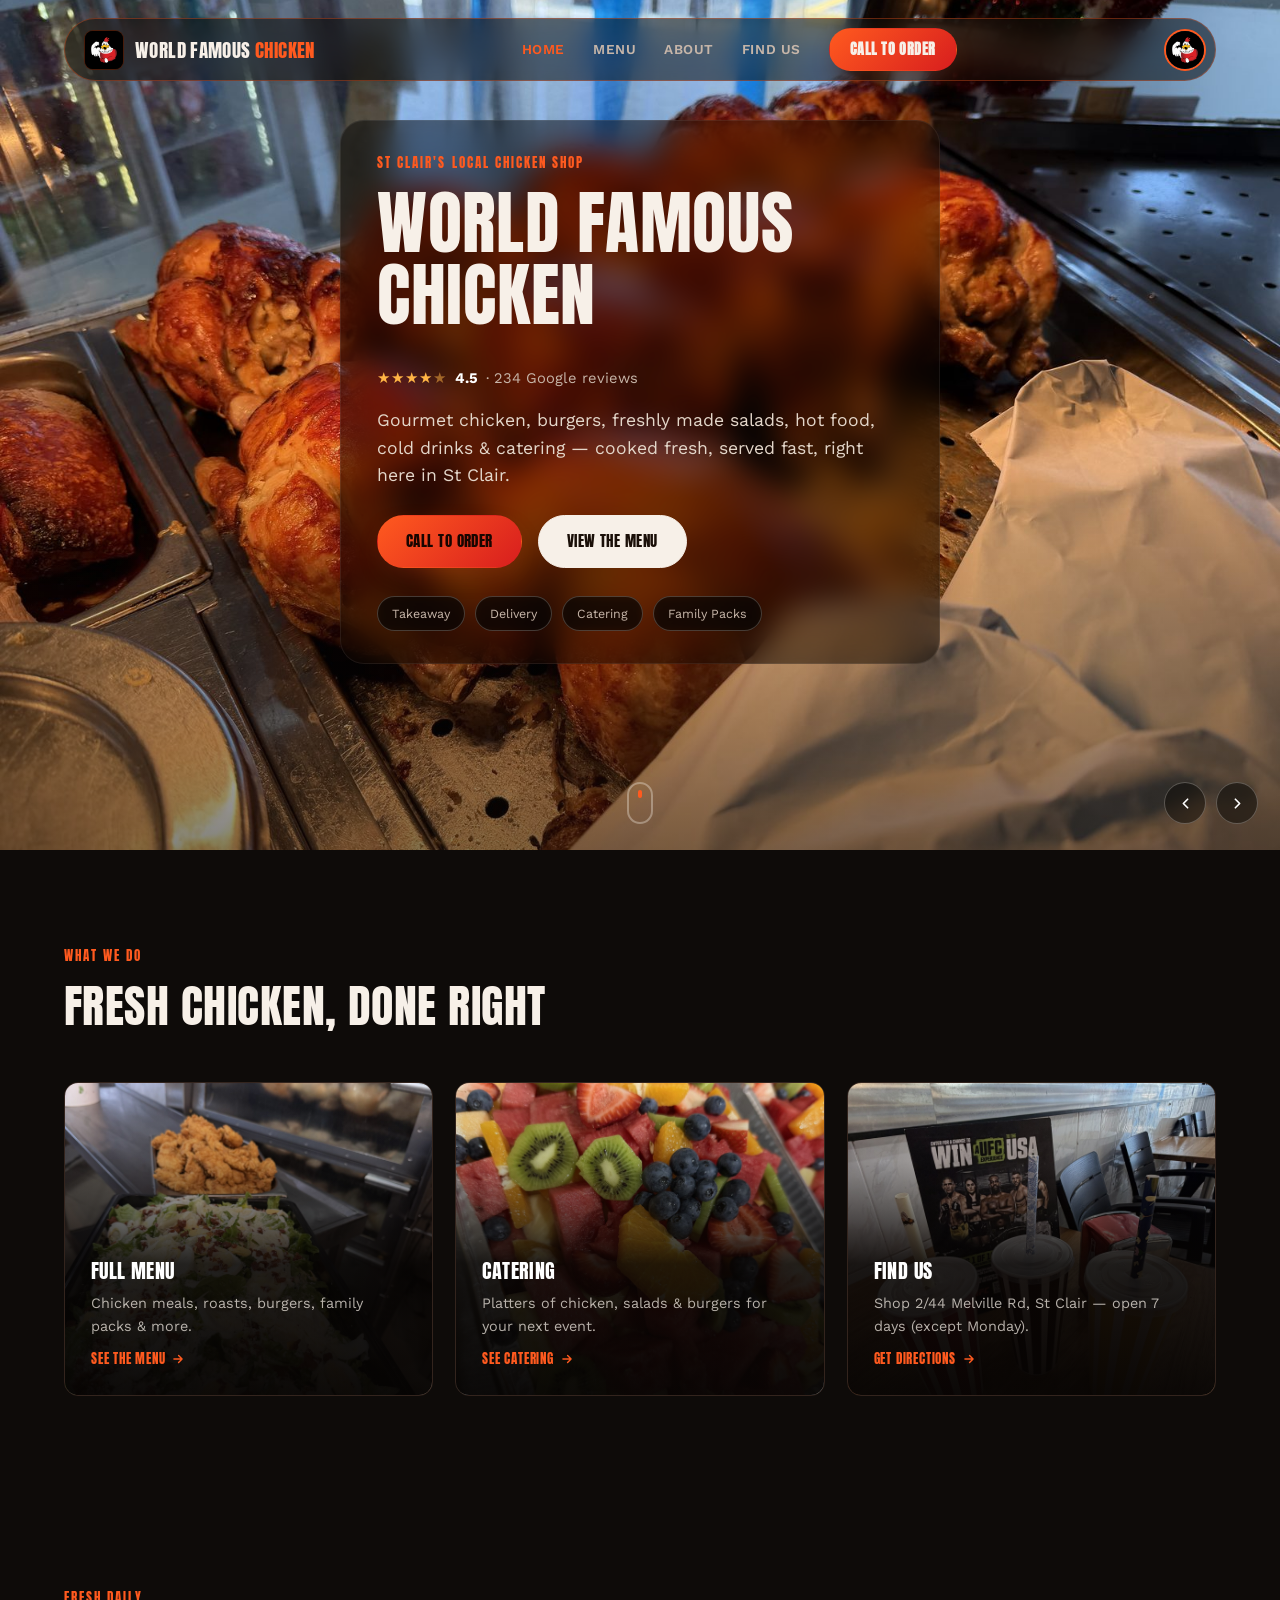
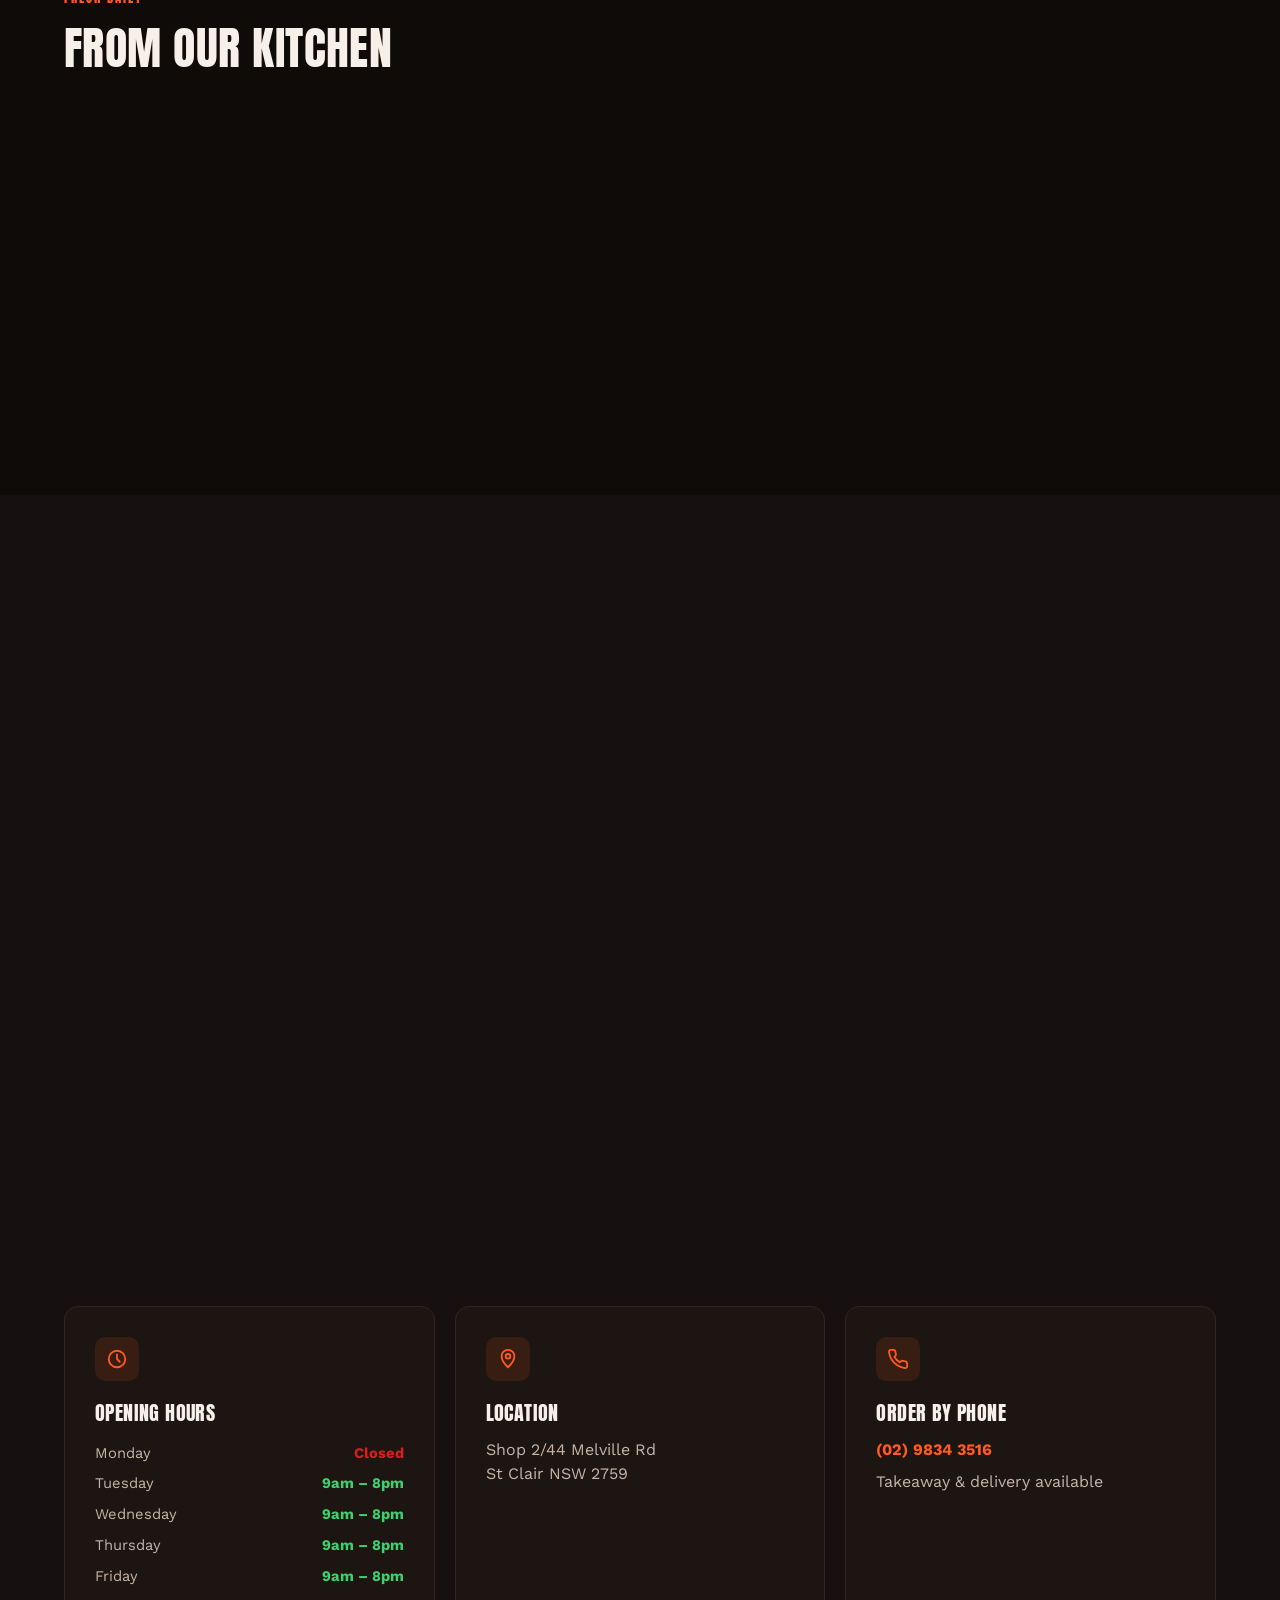
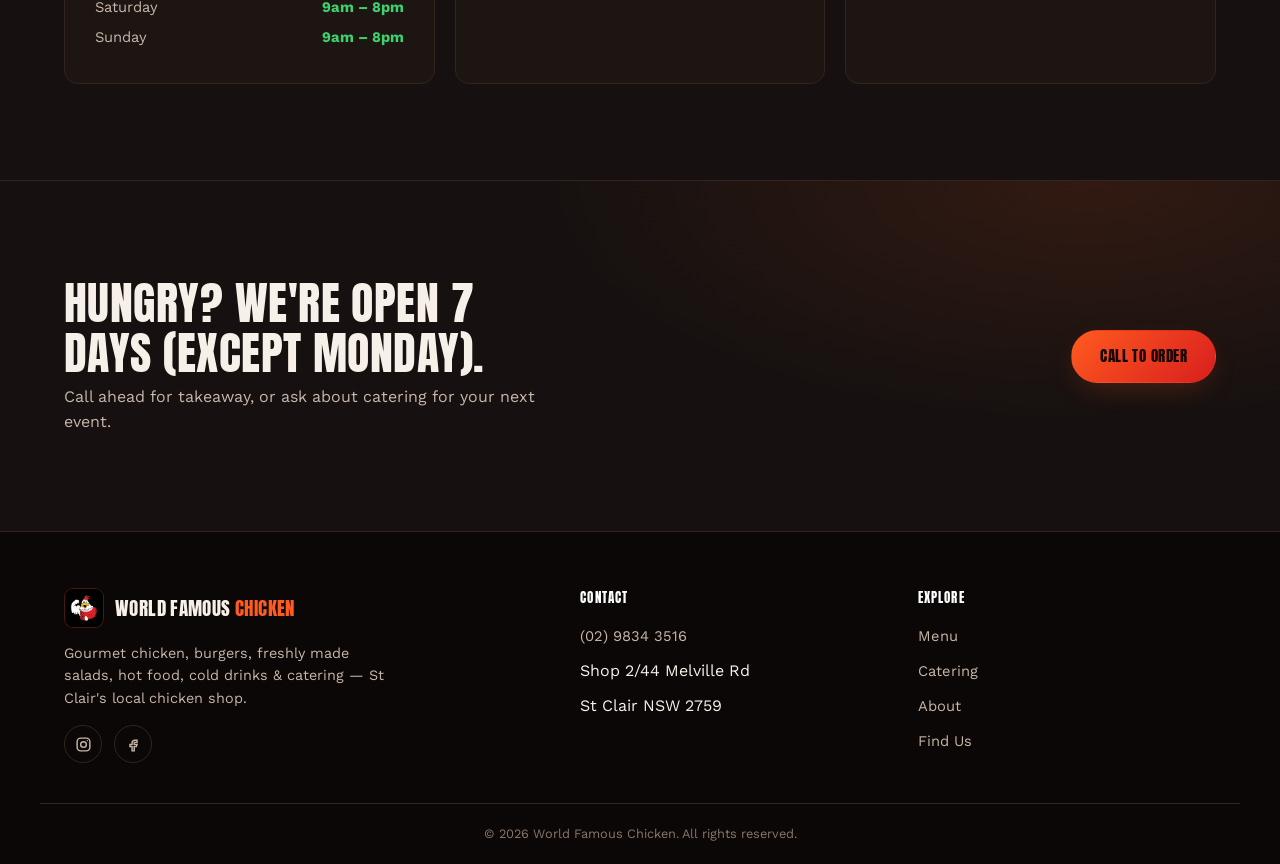
<file: index.html>
<!DOCTYPE html>
<html lang="en-AU">
<head>
<meta charset="UTF-8">
<meta name="viewport" content="width=device-width, initial-scale=1.0">
<title>World Famous Chicken | St Clair Takeaway</title>
<meta name="description" content="World Famous Chicken in St Clair NSW — gourmet chicken, burgers, freshly made salads, hot food, cold drinks and catering. Takeaway and delivery available.">
<link rel="preconnect" href="https://fonts.googleapis.com">
<link rel="preconnect" href="https://fonts.gstatic.com" crossorigin>
<link rel="stylesheet" href="https://fonts.googleapis.com/css2?family=Anton&family=Kaushan+Script&family=Work+Sans:wght@400;500;600;700&display=swap">
<link rel="stylesheet" href="assets/css/style.css">
<script>
window.handleImgError = function (img) {
  if (img.dataset.fallbackApplied) return;
  img.dataset.fallbackApplied = 'true';
  var label = img.getAttribute('data-fallback-label') || 'Photo coming soon';
  var wrap = document.createElement('div');
  wrap.className = 'img-fallback';
  wrap.innerHTML = '<span><strong>' + label + '</strong>Photo to be added</span>';
  img.replaceWith(wrap);
};
</script>
</head>
<body>

<a class="skip-link" href="#main">Skip to content</a>
<!-- ============ HEADER ============ -->
<header class="site-header" id="siteHeader">
  <div class="container">
    <div class="header-inner">
      <a href="index.html" class="logo">
        <img src="images/logo-mascot.png" class="logo-mark" alt="World Famous Chicken mascot">
        <span class="logo-text">World Famous <em>Chicken</em></span>
      </a>

      <nav class="main-nav" id="mainNav">
      <a href="index.html" aria-current="page">Home</a>
      <a href="menu.html">Menu</a>
      <a href="about.html">About</a>
      <a href="contact.html">Find Us</a>
      <a href="tel:+61298343516" class="btn btn-primary btn-small">Call to Order</a>
      </nav>

      <span class="nav-badge">
        <img src="images/logo-mascot.png" alt="" aria-hidden="true">
      </span>

      <button class="nav-toggle" id="navToggle" aria-label="Toggle navigation" aria-expanded="false">
        <span></span><span></span><span></span>
      </button>
    </div>
  </div>
</header>
<main id="main">

  <!-- ============ HERO ============ -->
  <section class="hero" id="top">
    <div class="hero-media">
      <div class="hero-slide is-active"><img src="images/roast-chickens-tray.jpg" alt="Fresh roasted whole chickens on display" data-fallback-label="World Famous Chicken — Fresh Roasted" onerror="handleImgError(this)"></div>
      <div class="hero-slide"><img src="images/chicken-skewers-caesar.jpg" alt="Flame-grilled chicken skewers and fresh Caesar salad" data-fallback-label="Flame Grilled &amp; Fresh Salads" onerror="handleImgError(this)"></div>
      <div class="hero-slide"><img src="images/chicken-skewers-salad.jpg" alt="Flame-grilled chicken skewers and fresh Greek salad" data-fallback-label="Flame Grilled &amp; Fresh Salads" onerror="handleImgError(this)"></div>
      <div class="hero-overlay"></div>
      <div class="hero-arrows">
        <button class="hero-arrow" id="heroPrev" aria-label="Previous photo"><svg viewBox="0 0 24 24" fill="none" stroke="currentColor" stroke-width="2.4" stroke-linecap="round" stroke-linejoin="round"><path d="M15 6l-6 6 6 6"/></svg></button>
        <button class="hero-arrow" id="heroNext" aria-label="Next photo"><svg viewBox="0 0 24 24" fill="none" stroke="currentColor" stroke-width="2.4" stroke-linecap="round" stroke-linejoin="round"><path d="M9 6l6 6-6 6"/></svg></button>
      </div>
    </div>
    <div class="container hero-content reveal">
      <div class="hero-card">
        <p class="eyebrow">St Clair's Local Chicken Shop</p>
        <h1>World Famous<br>Chicken</h1>
        <div class="hero-rating">
          <span class="stars">★★★★<span style="opacity:.5">★</span></span>
          <strong>4.5</strong> &middot; 234 Google reviews
        </div>
        <p class="hero-sub">Gourmet chicken, burgers, freshly made salads, hot food, cold drinks &amp; catering — cooked fresh, served fast, right here in St Clair.</p>
        <div class="hero-actions">
          <a href="tel:+61298343516" class="btn btn-primary">Call to Order</a>
          <a href="menu.html" class="btn btn-light">View the Menu</a>
        </div>
        <div class="hero-tags">
          <span>Takeaway</span>
          <span>Delivery</span>
          <span>Catering</span>
          <span>Family Packs</span>
        </div>
      </div>
    </div>
    <a href="#teasers" class="scroll-cue" aria-label="Scroll to learn more"><span></span></a>
  </section>

  <!-- ============ TEASERS ============ -->
  <section class="teasers" id="teasers">
    <div class="container">
      <div class="section-head reveal">
        <p class="eyebrow">What We Do</p>
        <h2>Fresh chicken, done right</h2>
      </div>
      <div class="teaser-grid">
        <a class="teaser-card reveal" href="menu.html">
          <img src="images/caesar-salad-tenders.jpg" alt="Fresh Caesar salad and crispy chicken tenders" data-fallback-label="Menu" onerror="handleImgError(this)">
          <div class="teaser-overlay">
            <h3>Full Menu</h3>
            <p>Chicken meals, roasts, burgers, family packs &amp; more.</p>
            <span class="teaser-link">See the menu <svg viewBox="0 0 24 24" fill="none" stroke="currentColor" stroke-width="2.4" stroke-linecap="round" stroke-linejoin="round"><path d="M5 12h14M13 6l6 6-6 6"/></svg></span>
          </div>
        </a>
        <a class="teaser-card reveal" href="menu.html#catering">
          <img src="images/catering-fruit.jpg" alt="Fresh fruit platter prepared for catering" data-fallback-label="Catering" onerror="handleImgError(this)">
          <div class="teaser-overlay">
            <h3>Catering</h3>
            <p>Platters of chicken, salads &amp; burgers for your next event.</p>
            <span class="teaser-link">See catering <svg viewBox="0 0 24 24" fill="none" stroke="currentColor" stroke-width="2.4" stroke-linecap="round" stroke-linejoin="round"><path d="M5 12h14M13 6l6 6-6 6"/></svg></span>
          </div>
        </a>
        <a class="teaser-card reveal" href="contact.html">
          <img src="images/storefront-interior.jpg" alt="Inside World Famous Chicken, St Clair" data-fallback-label="Find Us" onerror="handleImgError(this)">
          <div class="teaser-overlay">
            <h3>Find Us</h3>
            <p>Shop 2/44 Melville Rd, St Clair — open 7 days (except Monday).</p>
            <span class="teaser-link">Get directions <svg viewBox="0 0 24 24" fill="none" stroke="currentColor" stroke-width="2.4" stroke-linecap="round" stroke-linejoin="round"><path d="M5 12h14M13 6l6 6-6 6"/></svg></span>
          </div>
        </a>
      </div>
    </div>
  </section>

  <!-- ============ PHOTO STRIP ============ -->
  <section class="photo-strip">
    <div class="container">
      <div class="section-head reveal">
        <p class="eyebrow">Fresh Daily</p>
        <h2>From Our Kitchen</h2>
      </div>
      <div class="photo-strip-grid">
        <div class="photo-strip-item reveal"><img src="images/chicken-tenders-closeup.jpg" alt="Crispy chicken tenders fresh from the fryer" data-fallback-label="Fresh Chicken Tenders" onerror="handleImgError(this)"></div>
        <div class="photo-strip-item reveal"><img src="images/coleslaw.jpg" alt="Fresh coleslaw made in-store" data-fallback-label="Fresh Coleslaw" onerror="handleImgError(this)"></div>
        <div class="photo-strip-item reveal"><img src="images/prawn-salad.jpg" alt="Prawn salad made in-store" data-fallback-label="Prawn Salad" onerror="handleImgError(this)"></div>
        <div class="photo-strip-item reveal"><img src="images/chicken-skewers-salad.jpg" alt="Flame-grilled chicken skewers and fresh salad" data-fallback-label="Flame Grilled Chicken" onerror="handleImgError(this)"></div>
      </div>
    </div>
  </section>

  <!-- ============ GALLERY ============ -->
  <section class="gallery-strip">
    <div class="container">
      <div class="section-head reveal">
        <p class="eyebrow">See &amp; Taste</p>
        <h2>Straight From the Shop</h2>
      </div>
      <div class="gallery-grid">
        <div class="gallery-item gallery-item-video reveal">
          <video src="videos/gallery-rotisserie.mp4" poster="images/gallery-rotisserie-poster.jpg" autoplay muted loop playsinline preload="metadata" aria-label="Chickens flame grilling on the rotisserie"></video>
          <span class="gallery-play-badge" aria-hidden="true">&#9654;</span>
        </div>
        <div class="gallery-item gallery-item-video reveal">
          <video src="videos/gallery-roast-tray.mp4" poster="images/gallery-roast-tray-poster.jpg" autoplay muted loop playsinline preload="metadata" aria-label="Fresh roasted chickens straight out of the oven"></video>
          <span class="gallery-play-badge" aria-hidden="true">&#9654;</span>
        </div>
        <div class="gallery-item reveal">
          <img src="images/gallery-chicken-roll.jpg" alt="Crispy chicken tender roll with fresh salad" data-fallback-label="Gallery" onerror="handleImgError(this)">
        </div>
        <div class="gallery-item gallery-item-video reveal">
          <video src="videos/gallery-roast-closeup.mp4" poster="images/gallery-roast-closeup-poster.jpg" autoplay muted loop playsinline preload="metadata" aria-label="Close up of fresh roasted chickens"></video>
          <span class="gallery-play-badge" aria-hidden="true">&#9654;</span>
        </div>
        <div class="gallery-item gallery-item-video reveal">
          <video src="videos/gallery-wrapped-burgers.mp4" poster="images/gallery-wrapped-burgers-poster.jpg" autoplay muted loop playsinline preload="metadata" aria-label="Fresh burgers wrapped and ready for takeaway"></video>
          <span class="gallery-play-badge" aria-hidden="true">&#9654;</span>
        </div>
      </div>
    </div>
  </section>

  <!-- ============ INFO STRIP ============ -->
  <section class="info-strip">
    <div class="container">
      <div class="info-grid">
        <div class="info-card reveal">
          <div class="info-card-icon" aria-hidden="true"><svg viewBox="0 0 24 24" fill="none" stroke="currentColor" stroke-width="2"><circle cx="12" cy="12" r="9"/><path d="M12 7v5l3 3" stroke-linecap="round"/></svg></div>
          <h3>Opening Hours</h3>
          <div class="hours-row closed"><span>Monday</span><span>Closed</span></div>
          <div class="hours-row open"><span>Tuesday</span><span>9am &ndash; 8pm</span></div>
          <div class="hours-row open"><span>Wednesday</span><span>9am &ndash; 8pm</span></div>
          <div class="hours-row open"><span>Thursday</span><span>9am &ndash; 8pm</span></div>
          <div class="hours-row open"><span>Friday</span><span>9am &ndash; 8pm</span></div>
          <div class="hours-row open"><span>Saturday</span><span>9am &ndash; 8pm</span></div>
          <div class="hours-row open"><span>Sunday</span><span>9am &ndash; 8pm</span></div>
        </div>
        <div class="info-card reveal">
          <div class="info-card-icon" aria-hidden="true"><svg viewBox="0 0 24 24" fill="none" stroke="currentColor" stroke-width="2"><path d="M12 21s7-6.6 7-12a7 7 0 0 0-14 0c0 5.4 7 12 7 12z"/><circle cx="12" cy="9" r="2.5"/></svg></div>
          <h3>Location</h3>
          <p style="margin:0;">Shop 2/44 Melville Rd<br>St Clair NSW 2759</p>
        </div>
        <div class="info-card reveal">
          <div class="info-card-icon" aria-hidden="true"><svg viewBox="0 0 24 24" fill="none" stroke="currentColor" stroke-width="2" stroke-linecap="round" stroke-linejoin="round"><path d="M22 16.9v3a2 2 0 0 1-2.2 2 19.8 19.8 0 0 1-8.6-3 19.5 19.5 0 0 1-6-6 19.8 19.8 0 0 1-3-8.7A2 2 0 0 1 4.1 2h3a2 2 0 0 1 2 1.7c.1.9.3 1.8.6 2.7a2 2 0 0 1-.5 2.1L8 9.7a16 16 0 0 0 6 6l1.2-1.2a2 2 0 0 1 2.1-.5c.9.3 1.8.5 2.7.6a2 2 0 0 1 1.7 2z"/></svg></div>
          <h3>Order by Phone</h3>
          <p style="margin:0;"><a href="tel:+61298343516" style="color:var(--flame1);font-weight:700;">(02) 9834 3516</a></p>
          <p style="margin-top:8px;">Takeaway &amp; delivery available</p>
        </div>
      </div>
    </div>
  </section>

  <!-- ============ CTA BANNER ============ -->
  <section class="cta-banner">
    <div class="container reveal">
      <div>
        <h2>Hungry? We're open 7 days (except Monday).</h2>
        <p>Call ahead for takeaway, or ask about catering for your next event.</p>
      </div>
      <a href="tel:+61298343516" class="btn btn-primary">Call to Order</a>
    </div>
  </section>
</main>

<!-- ============ FOOTER ============ -->
<footer class="site-footer">
  <div class="container footer-inner">
    <div class="footer-brand">
      <a href="index.html" class="logo">
        <img src="images/logo-mascot.png" class="logo-mark" alt="World Famous Chicken mascot">
        <span class="logo-text">World Famous <em>Chicken</em></span>
      </a>
      <p>Gourmet chicken, burgers, freshly made salads, hot food, cold drinks &amp; catering — St Clair's local chicken shop.</p>
      <div class="footer-social">
        <a href="https://www.instagram.com/world.famouschicken/" aria-label="Instagram" target="_blank" rel="noopener"><svg viewBox="0 0 24 24" fill="none" stroke="currentColor" stroke-width="2"><rect x="3" y="3" width="18" height="18" rx="5"/><circle cx="12" cy="12" r="4"/><circle cx="17.5" cy="6.5" r="1" fill="currentColor" stroke="none"/></svg></a>
        <a href="https://www.facebook.com/wfc202/" aria-label="Facebook" target="_blank" rel="noopener"><svg viewBox="0 0 24 24" fill="none" stroke="currentColor" stroke-width="2"><path d="M14 9h3V6h-3a4 4 0 0 0-4 4v2H7v3h3v6h3v-6h3l1-3h-4v-2a1 1 0 0 1 1-1z"/></svg></a>
      </div>
    </div>

    <div class="footer-col">
      <h4>Contact</h4>
      <ul>
        <li><a href="tel:+61298343516">(02) 9834 3516</a></li>
        <li>Shop 2/44 Melville Rd</li>
        <li>St Clair NSW 2759</li>
      </ul>
    </div>

    <div class="footer-col">
      <h4>Explore</h4>
      <ul>
        <li><a href="menu.html">Menu</a></li>
        <li><a href="menu.html#catering">Catering</a></li>
        <li><a href="about.html">About</a></li>
        <li><a href="contact.html">Find Us</a></li>
      </ul>
    </div>
  </div>
  <div class="container footer-bottom">
    <p>&copy; <span id="year"></span> World Famous Chicken. All rights reserved.</p>
  </div>
</footer>

<script src="assets/js/main.js"></script>
</body>
</html>
</file>
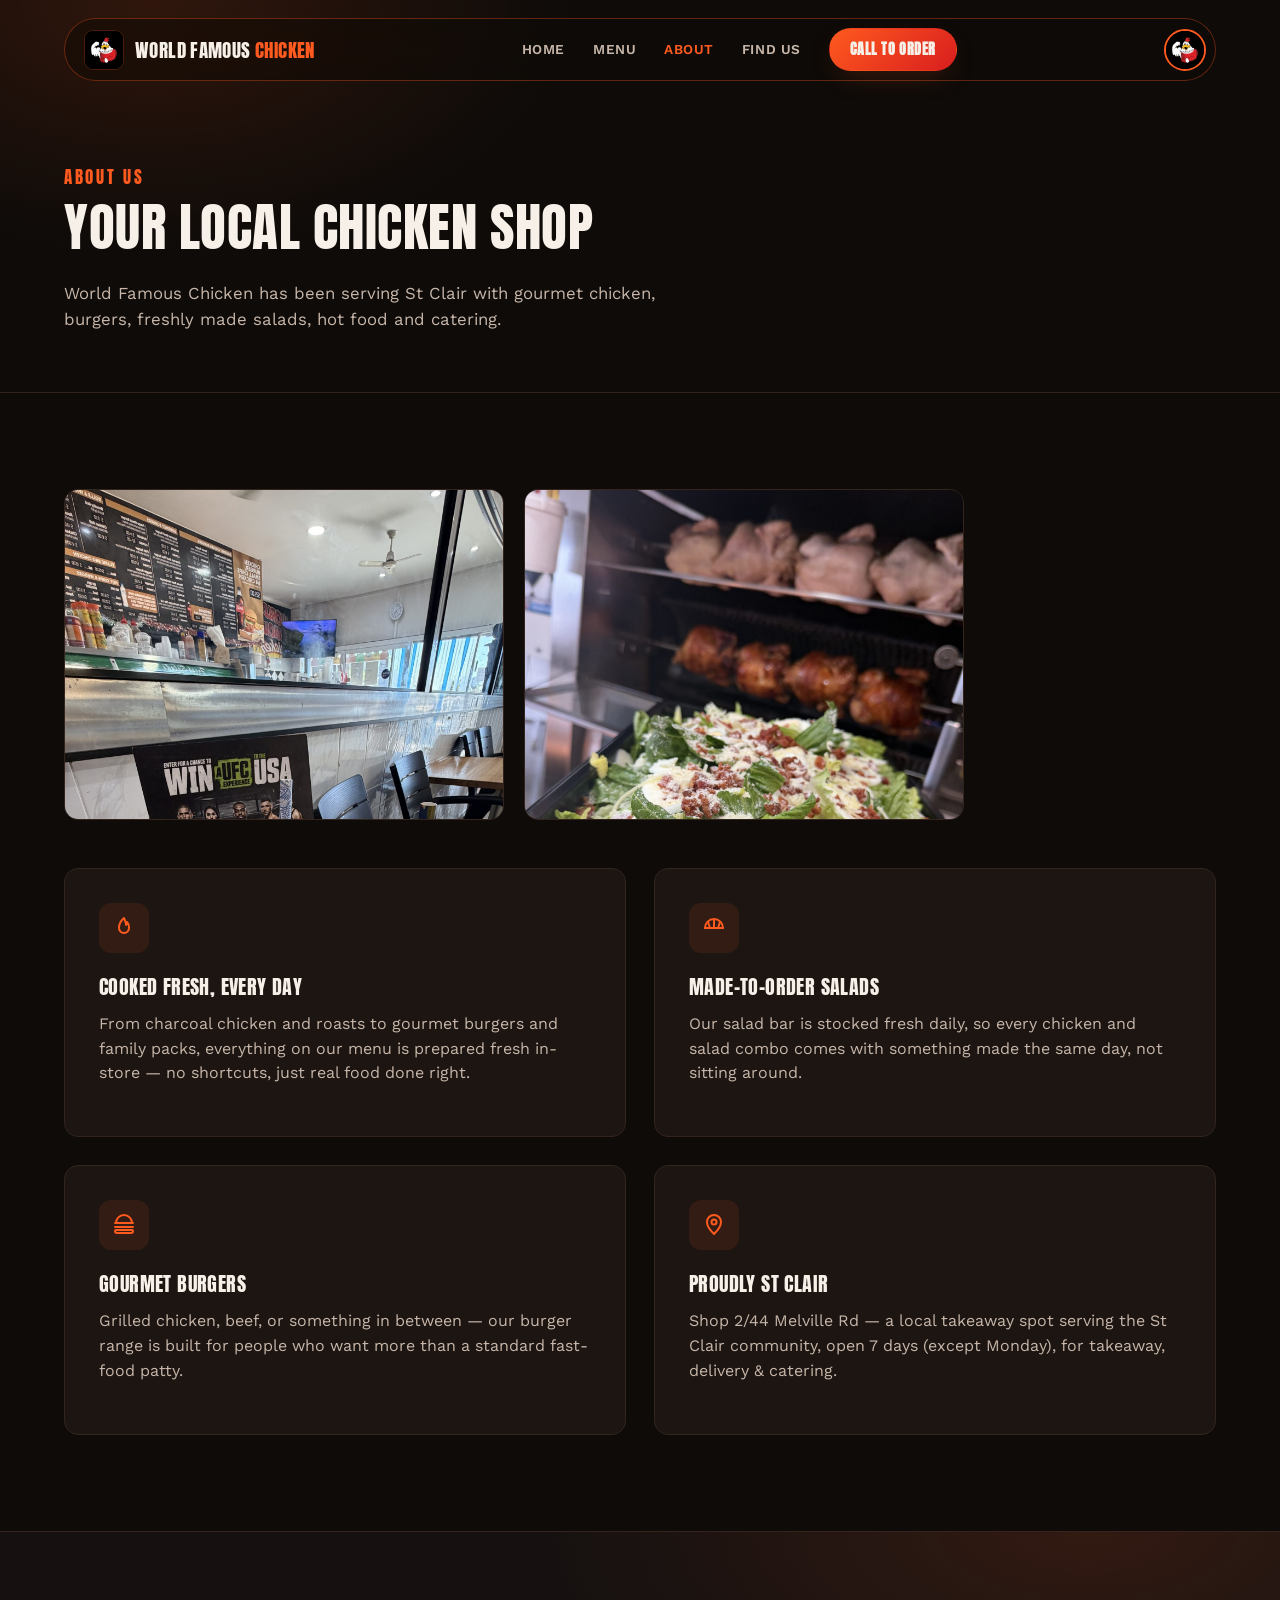
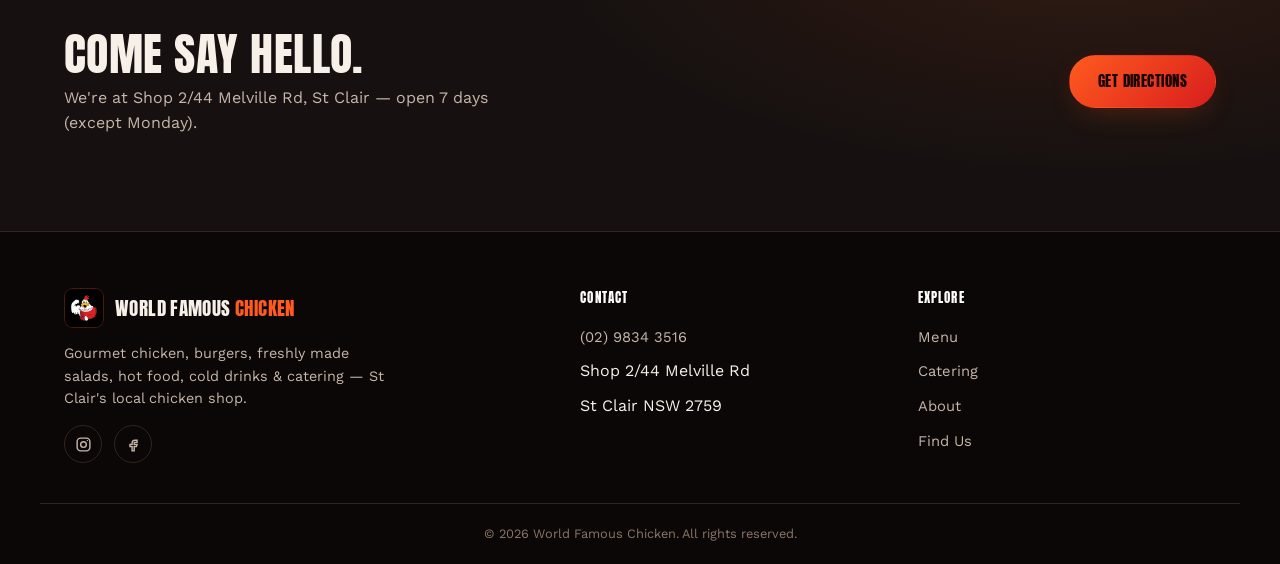
<file: about.html>
<!DOCTYPE html>
<html lang="en-AU">
<head>
<meta charset="UTF-8">
<meta name="viewport" content="width=device-width, initial-scale=1.0">
<title>About Us | World Famous Chicken</title>
<meta name="description" content="About World Famous Chicken — St Clair's local takeaway for gourmet chicken, burgers and freshly made salads.">
<link rel="preconnect" href="https://fonts.googleapis.com">
<link rel="preconnect" href="https://fonts.gstatic.com" crossorigin>
<link rel="stylesheet" href="https://fonts.googleapis.com/css2?family=Anton&family=Kaushan+Script&family=Work+Sans:wght@400;500;600;700&display=swap">
<link rel="stylesheet" href="assets/css/style.css">
<script>
window.handleImgError = function (img) {
  if (img.dataset.fallbackApplied) return;
  img.dataset.fallbackApplied = 'true';
  var label = img.getAttribute('data-fallback-label') || 'Photo coming soon';
  var wrap = document.createElement('div');
  wrap.className = 'img-fallback';
  wrap.innerHTML = '<span><strong>' + label + '</strong>Photo to be added</span>';
  img.replaceWith(wrap);
};
</script>
</head>
<body>

<a class="skip-link" href="#main">Skip to content</a>
<!-- ============ HEADER ============ -->
<header class="site-header" id="siteHeader">
  <div class="container">
    <div class="header-inner">
      <a href="index.html" class="logo">
        <img src="images/logo-mascot.png" class="logo-mark" alt="World Famous Chicken mascot">
        <span class="logo-text">World Famous <em>Chicken</em></span>
      </a>

      <nav class="main-nav" id="mainNav">
      <a href="index.html">Home</a>
      <a href="menu.html">Menu</a>
      <a href="about.html" aria-current="page">About</a>
      <a href="contact.html">Find Us</a>
      <a href="tel:+61298343516" class="btn btn-primary btn-small">Call to Order</a>
      </nav>

      <span class="nav-badge">
        <img src="images/logo-mascot.png" alt="" aria-hidden="true">
      </span>

      <button class="nav-toggle" id="navToggle" aria-label="Toggle navigation" aria-expanded="false">
        <span></span><span></span><span></span>
      </button>
    </div>
  </div>
</header>
<main id="main">
  <div class="page-hero">
    <div class="container reveal">
      <p class="eyebrow">About Us</p>
      <h1>Your Local Chicken Shop</h1>
      <p>World Famous Chicken has been serving St Clair with gourmet chicken, burgers, freshly made salads, hot food and catering.</p>
    </div>
  </div>

  <section class="about">
    <div class="container">
      <div class="feature-image-grid reveal">
        <div class="feature-image"><img src="images/storefront-interior.jpg" alt="Inside World Famous Chicken, St Clair" data-fallback-label="Inside World Famous Chicken" onerror="handleImgError(this)"></div>
        <div class="feature-image"><img src="images/chicken-skewers-caesar.jpg" alt="Flame-grilled chicken skewers and fresh Caesar salad" data-fallback-label="Fresh Daily" onerror="handleImgError(this)"></div>
      </div>
      <div class="about-grid">
        <article class="about-card reveal">
          <div class="about-card-icon" aria-hidden="true"><svg viewBox="0 0 24 24" fill="none" stroke="currentColor" stroke-width="2" stroke-linecap="round" stroke-linejoin="round"><path d="M12 2s-5 4.5-5 9.5A5 5 0 0 0 12 17a5 5 0 0 0 5-5.5C17 8 15 6 15 6s.5 2-1 3c.3-2.5-1-4-2-7z"/></svg></div>
          <h3>Cooked Fresh, Every Day</h3>
          <p>From charcoal chicken and roasts to gourmet burgers and family packs, everything on our menu is prepared fresh in-store — no shortcuts, just real food done right.</p>
        </article>
        <article class="about-card reveal">
          <div class="about-card-icon" aria-hidden="true"><svg viewBox="0 0 24 24" fill="none" stroke="currentColor" stroke-width="2" stroke-linecap="round" stroke-linejoin="round"><path d="M3 12a9 9 0 0 1 18 0z"/><path d="M3 12h18M12 12V4M8 12 6 6M16 12l2-6"/></svg></div>
          <h3>Made-to-Order Salads</h3>
          <p>Our salad bar is stocked fresh daily, so every chicken and salad combo comes with something made the same day, not sitting around.</p>
        </article>
        <article class="about-card reveal">
          <div class="about-card-icon" aria-hidden="true"><svg viewBox="0 0 24 24" fill="none" stroke="currentColor" stroke-width="2" stroke-linecap="round" stroke-linejoin="round"><path d="M4 10a8 8 0 0 1 16 0M3 10h18M3 14h18M4 17h16a1 1 0 0 1 1 1 2 2 0 0 1-2 2H5a2 2 0 0 1-2-2 1 1 0 0 1 1-1z"/></svg></div>
          <h3>Gourmet Burgers</h3>
          <p>Grilled chicken, beef, or something in between — our burger range is built for people who want more than a standard fast-food patty.</p>
        </article>
        <article class="about-card reveal">
          <div class="about-card-icon" aria-hidden="true"><svg viewBox="0 0 24 24" fill="none" stroke="currentColor" stroke-width="2"><path d="M12 21s7-6.6 7-12a7 7 0 0 0-14 0c0 5.4 7 12 7 12z"/><circle cx="12" cy="9" r="2.5"/></svg></div>
          <h3>Proudly St Clair</h3>
          <p>Shop 2/44 Melville Rd — a local takeaway spot serving the St Clair community, open 7 days (except Monday), for takeaway, delivery &amp; catering.</p>
        </article>
      </div>
    </div>
  </section>

  <!-- ============ CTA BANNER ============ -->
  <section class="cta-banner">
    <div class="container reveal">
      <div>
        <h2>Come say hello.</h2>
        <p>We're at Shop 2/44 Melville Rd, St Clair — open 7 days (except Monday).</p>
      </div>
      <a href="contact.html" class="btn btn-primary">Get Directions</a>
    </div>
  </section>
</main>

<!-- ============ FOOTER ============ -->
<footer class="site-footer">
  <div class="container footer-inner">
    <div class="footer-brand">
      <a href="index.html" class="logo">
        <img src="images/logo-mascot.png" class="logo-mark" alt="World Famous Chicken mascot">
        <span class="logo-text">World Famous <em>Chicken</em></span>
      </a>
      <p>Gourmet chicken, burgers, freshly made salads, hot food, cold drinks &amp; catering — St Clair's local chicken shop.</p>
      <div class="footer-social">
        <a href="https://www.instagram.com/world.famouschicken/" aria-label="Instagram" target="_blank" rel="noopener"><svg viewBox="0 0 24 24" fill="none" stroke="currentColor" stroke-width="2"><rect x="3" y="3" width="18" height="18" rx="5"/><circle cx="12" cy="12" r="4"/><circle cx="17.5" cy="6.5" r="1" fill="currentColor" stroke="none"/></svg></a>
        <a href="https://www.facebook.com/wfc202/" aria-label="Facebook" target="_blank" rel="noopener"><svg viewBox="0 0 24 24" fill="none" stroke="currentColor" stroke-width="2"><path d="M14 9h3V6h-3a4 4 0 0 0-4 4v2H7v3h3v6h3v-6h3l1-3h-4v-2a1 1 0 0 1 1-1z"/></svg></a>
      </div>
    </div>

    <div class="footer-col">
      <h4>Contact</h4>
      <ul>
        <li><a href="tel:+61298343516">(02) 9834 3516</a></li>
        <li>Shop 2/44 Melville Rd</li>
        <li>St Clair NSW 2759</li>
      </ul>
    </div>

    <div class="footer-col">
      <h4>Explore</h4>
      <ul>
        <li><a href="menu.html">Menu</a></li>
        <li><a href="menu.html#catering">Catering</a></li>
        <li><a href="about.html">About</a></li>
        <li><a href="contact.html">Find Us</a></li>
      </ul>
    </div>
  </div>
  <div class="container footer-bottom">
    <p>&copy; <span id="year"></span> World Famous Chicken. All rights reserved.</p>
  </div>
</footer>

<script src="assets/js/main.js"></script>
</body>
</html>
</file>
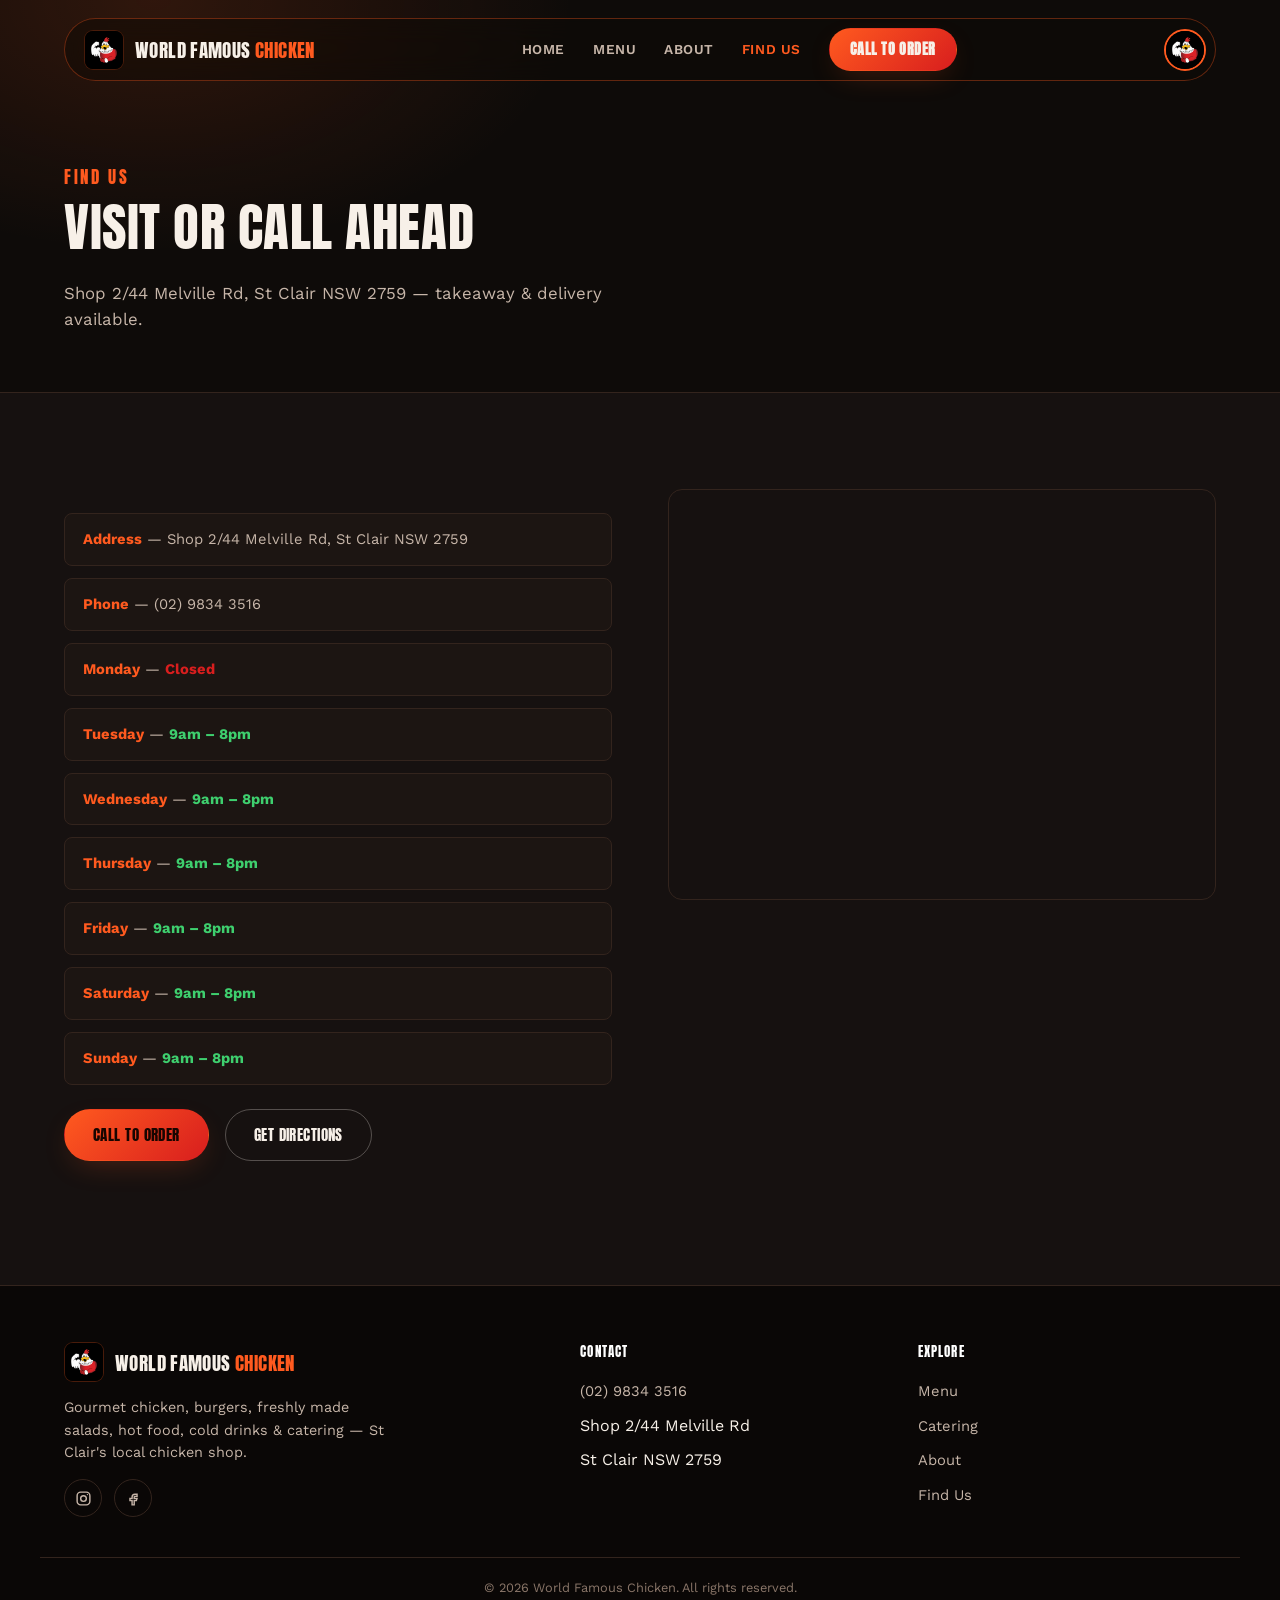
<file: contact.html>
<!DOCTYPE html>
<html lang="en-AU">
<head>
<meta charset="UTF-8">
<meta name="viewport" content="width=device-width, initial-scale=1.0">
<title>Find Us | World Famous Chicken</title>
<meta name="description" content="Visit World Famous Chicken at Shop 2/44 Melville Rd, St Clair NSW 2759, or call (02) 9834 3516 to order.">
<link rel="preconnect" href="https://fonts.googleapis.com">
<link rel="preconnect" href="https://fonts.gstatic.com" crossorigin>
<link rel="stylesheet" href="https://fonts.googleapis.com/css2?family=Anton&family=Kaushan+Script&family=Work+Sans:wght@400;500;600;700&display=swap">
<link rel="stylesheet" href="assets/css/style.css">
<script>
window.handleImgError = function (img) {
  if (img.dataset.fallbackApplied) return;
  img.dataset.fallbackApplied = 'true';
  var label = img.getAttribute('data-fallback-label') || 'Photo coming soon';
  var wrap = document.createElement('div');
  wrap.className = 'img-fallback';
  wrap.innerHTML = '<span><strong>' + label + '</strong>Photo to be added</span>';
  img.replaceWith(wrap);
};
</script>
</head>
<body>

<a class="skip-link" href="#main">Skip to content</a>
<!-- ============ HEADER ============ -->
<header class="site-header" id="siteHeader">
  <div class="container">
    <div class="header-inner">
      <a href="index.html" class="logo">
        <img src="images/logo-mascot.png" class="logo-mark" alt="World Famous Chicken mascot">
        <span class="logo-text">World Famous <em>Chicken</em></span>
      </a>

      <nav class="main-nav" id="mainNav">
      <a href="index.html">Home</a>
      <a href="menu.html">Menu</a>
      <a href="about.html">About</a>
      <a href="contact.html" aria-current="page">Find Us</a>
      <a href="tel:+61298343516" class="btn btn-primary btn-small">Call to Order</a>
      </nav>

      <span class="nav-badge">
        <img src="images/logo-mascot.png" alt="" aria-hidden="true">
      </span>

      <button class="nav-toggle" id="navToggle" aria-label="Toggle navigation" aria-expanded="false">
        <span></span><span></span><span></span>
      </button>
    </div>
  </div>
</header>
<main id="main">
  <div class="page-hero">
    <div class="container reveal">
      <p class="eyebrow">Find Us</p>
      <h1>Visit or Call Ahead</h1>
      <p>Shop 2/44 Melville Rd, St Clair NSW 2759 &mdash; takeaway &amp; delivery available.</p>
    </div>
  </div>

  <section class="contact">
    <div class="container contact-grid">
      <div class="contact-copy reveal">
        <ul class="contact-points">
          <li><strong>Address</strong> &mdash; Shop 2/44 Melville Rd, St Clair NSW 2759</li>
          <li><strong>Phone</strong> &mdash; <a href="tel:+61298343516">(02) 9834 3516</a></li>
          <li class="closed"><strong>Monday</strong> &mdash; <span>Closed</span></li>
          <li class="open"><strong>Tuesday</strong> &mdash; <span>9am &ndash; 8pm</span></li>
          <li class="open"><strong>Wednesday</strong> &mdash; <span>9am &ndash; 8pm</span></li>
          <li class="open"><strong>Thursday</strong> &mdash; <span>9am &ndash; 8pm</span></li>
          <li class="open"><strong>Friday</strong> &mdash; <span>9am &ndash; 8pm</span></li>
          <li class="open"><strong>Saturday</strong> &mdash; <span>9am &ndash; 8pm</span></li>
          <li class="open"><strong>Sunday</strong> &mdash; <span>9am &ndash; 8pm</span></li>
        </ul>
        <div class="hero-actions" style="margin-top:24px;">
          <a href="tel:+61298343516" class="btn btn-primary">Call to Order</a>
          <a href="https://www.google.com/maps/place/World+Famous+Chicken/@-33.7923169,150.7805397,17z" class="btn btn-outline" target="_blank" rel="noopener">Get Directions</a>
        </div>
      </div>
      <div class="map-embed reveal">
        <iframe title="World Famous Chicken location map" loading="lazy" src="https://www.google.com/maps?q=Shop+2/44+Melville+Rd,+St+Clair+NSW+2759&output=embed"></iframe>
      </div>
    </div>
  </section>
</main>

<!-- ============ FOOTER ============ -->
<footer class="site-footer">
  <div class="container footer-inner">
    <div class="footer-brand">
      <a href="index.html" class="logo">
        <img src="images/logo-mascot.png" class="logo-mark" alt="World Famous Chicken mascot">
        <span class="logo-text">World Famous <em>Chicken</em></span>
      </a>
      <p>Gourmet chicken, burgers, freshly made salads, hot food, cold drinks &amp; catering — St Clair's local chicken shop.</p>
      <div class="footer-social">
        <a href="https://www.instagram.com/world.famouschicken/" aria-label="Instagram" target="_blank" rel="noopener"><svg viewBox="0 0 24 24" fill="none" stroke="currentColor" stroke-width="2"><rect x="3" y="3" width="18" height="18" rx="5"/><circle cx="12" cy="12" r="4"/><circle cx="17.5" cy="6.5" r="1" fill="currentColor" stroke="none"/></svg></a>
        <a href="https://www.facebook.com/wfc202/" aria-label="Facebook" target="_blank" rel="noopener"><svg viewBox="0 0 24 24" fill="none" stroke="currentColor" stroke-width="2"><path d="M14 9h3V6h-3a4 4 0 0 0-4 4v2H7v3h3v6h3v-6h3l1-3h-4v-2a1 1 0 0 1 1-1z"/></svg></a>
      </div>
    </div>

    <div class="footer-col">
      <h4>Contact</h4>
      <ul>
        <li><a href="tel:+61298343516">(02) 9834 3516</a></li>
        <li>Shop 2/44 Melville Rd</li>
        <li>St Clair NSW 2759</li>
      </ul>
    </div>

    <div class="footer-col">
      <h4>Explore</h4>
      <ul>
        <li><a href="menu.html">Menu</a></li>
        <li><a href="menu.html#catering">Catering</a></li>
        <li><a href="about.html">About</a></li>
        <li><a href="contact.html">Find Us</a></li>
      </ul>
    </div>
  </div>
  <div class="container footer-bottom">
    <p>&copy; <span id="year"></span> World Famous Chicken. All rights reserved.</p>
  </div>
</footer>

<script src="assets/js/main.js"></script>
</body>
</html>
</file>
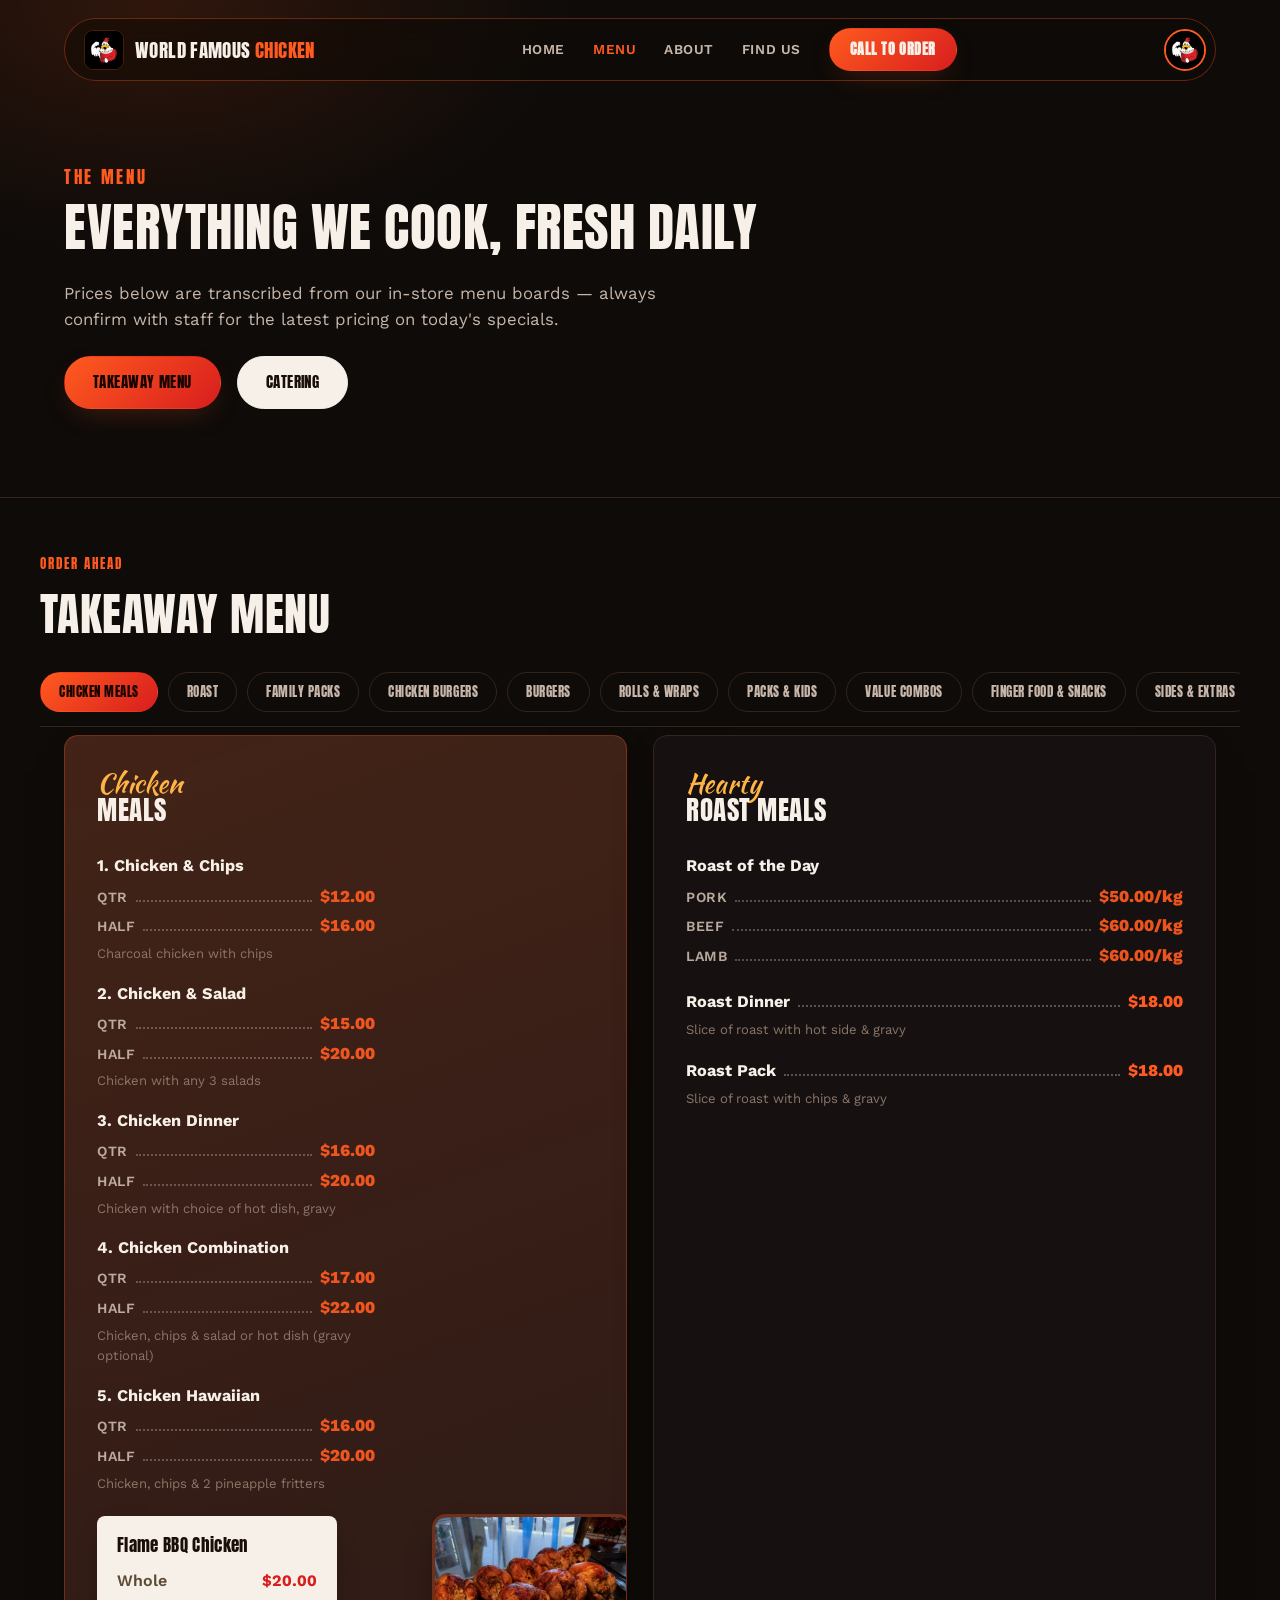
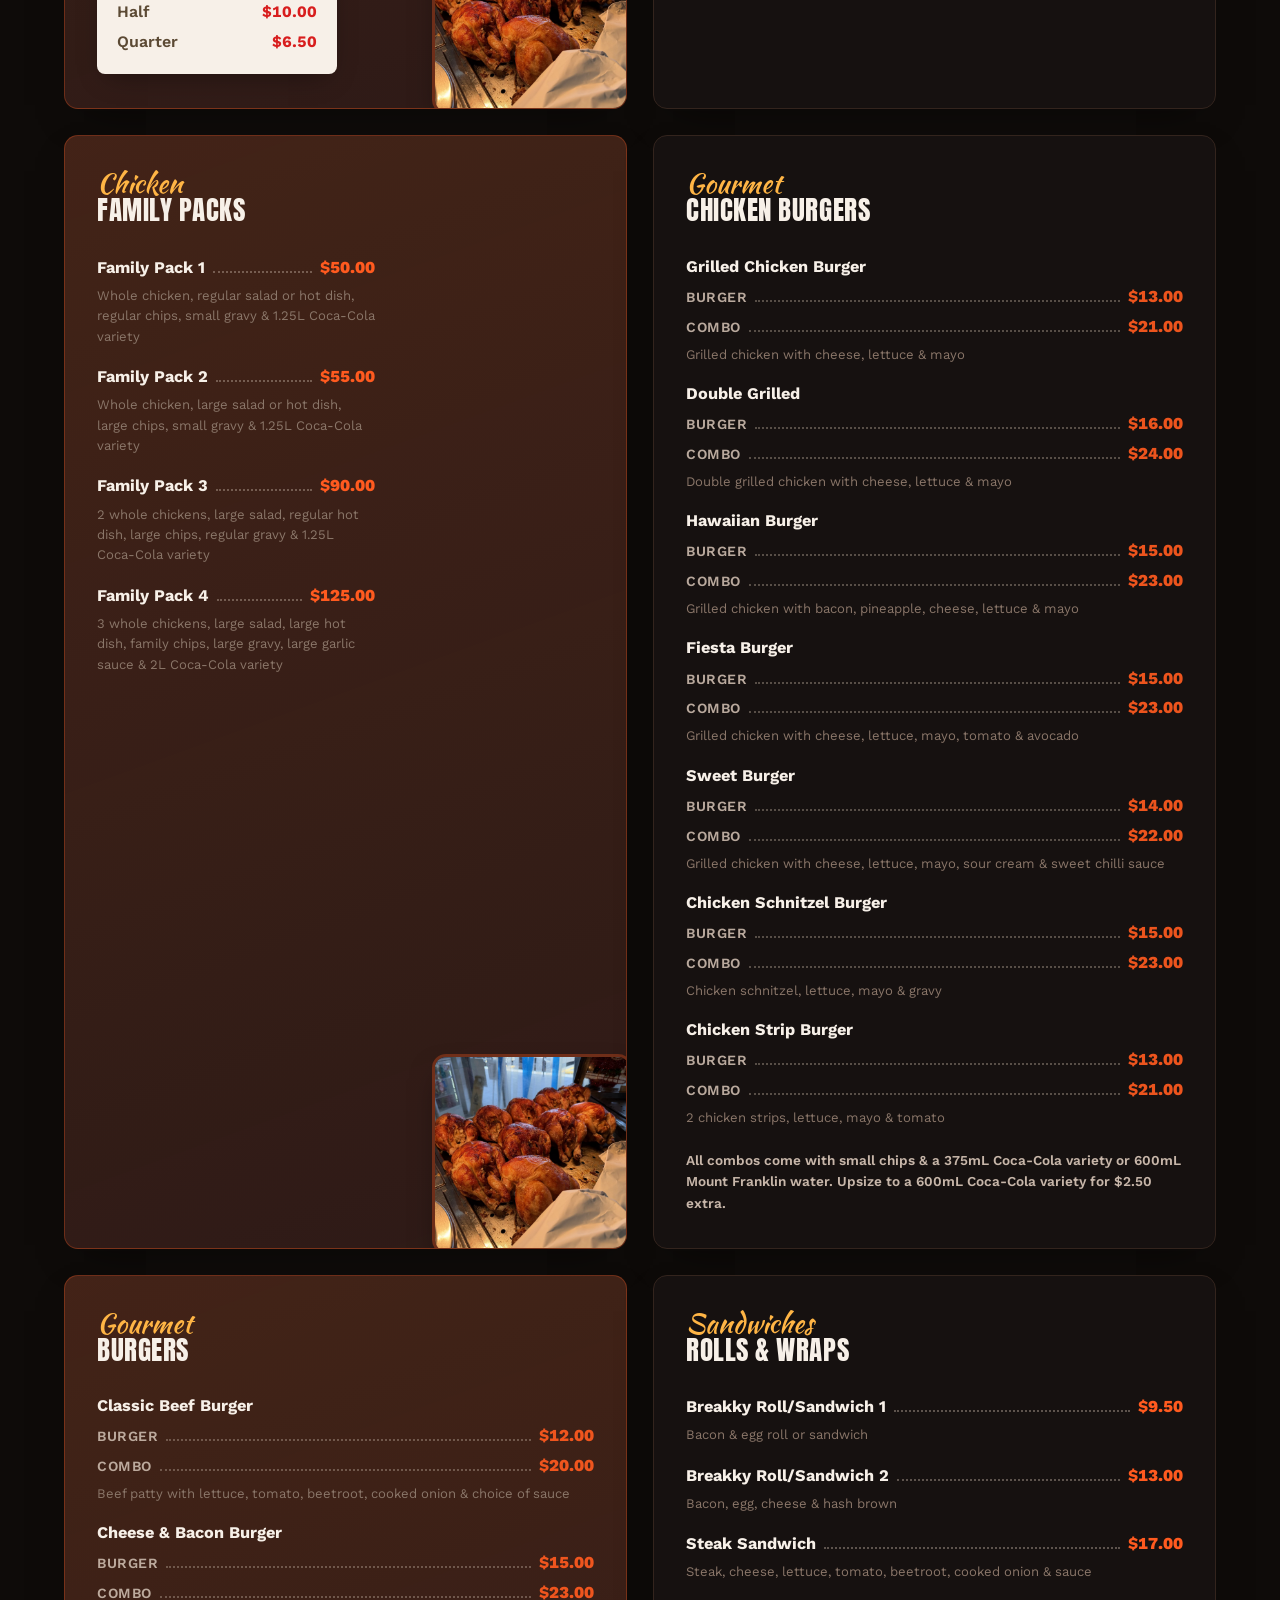
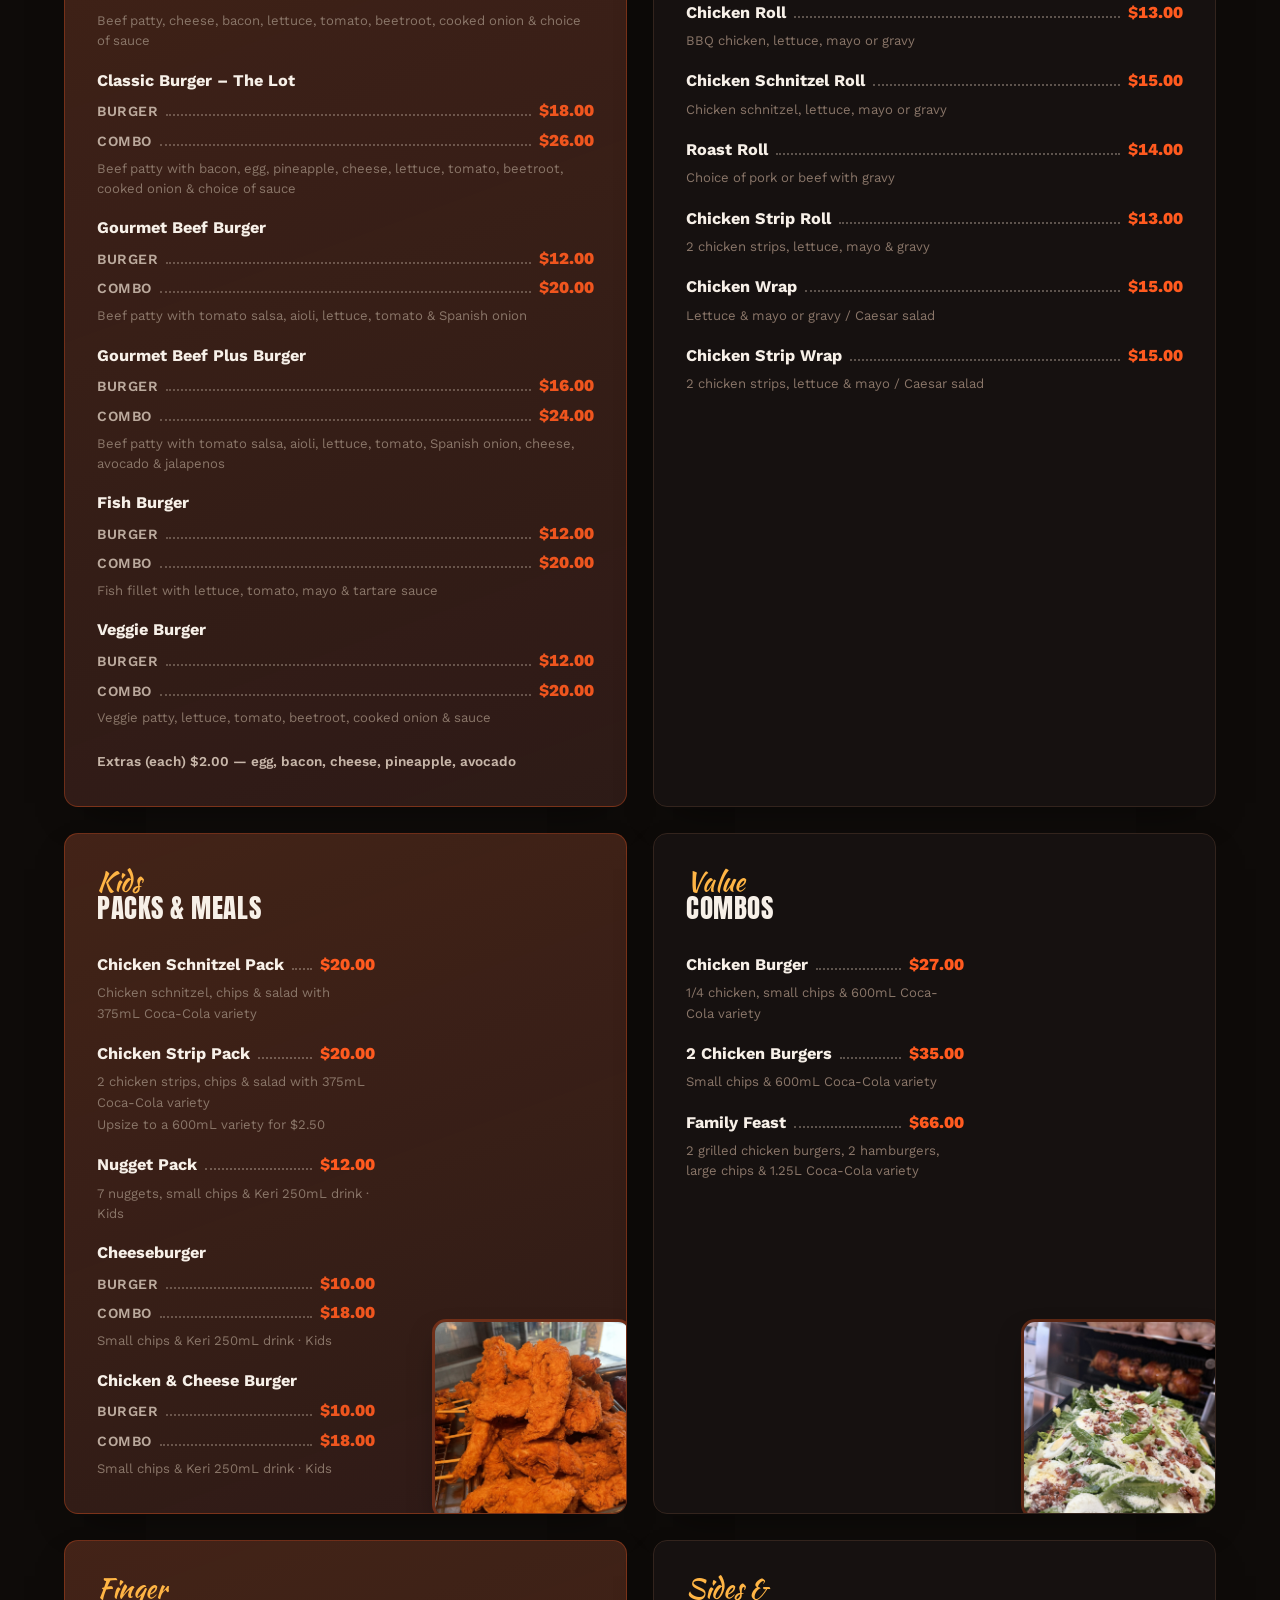
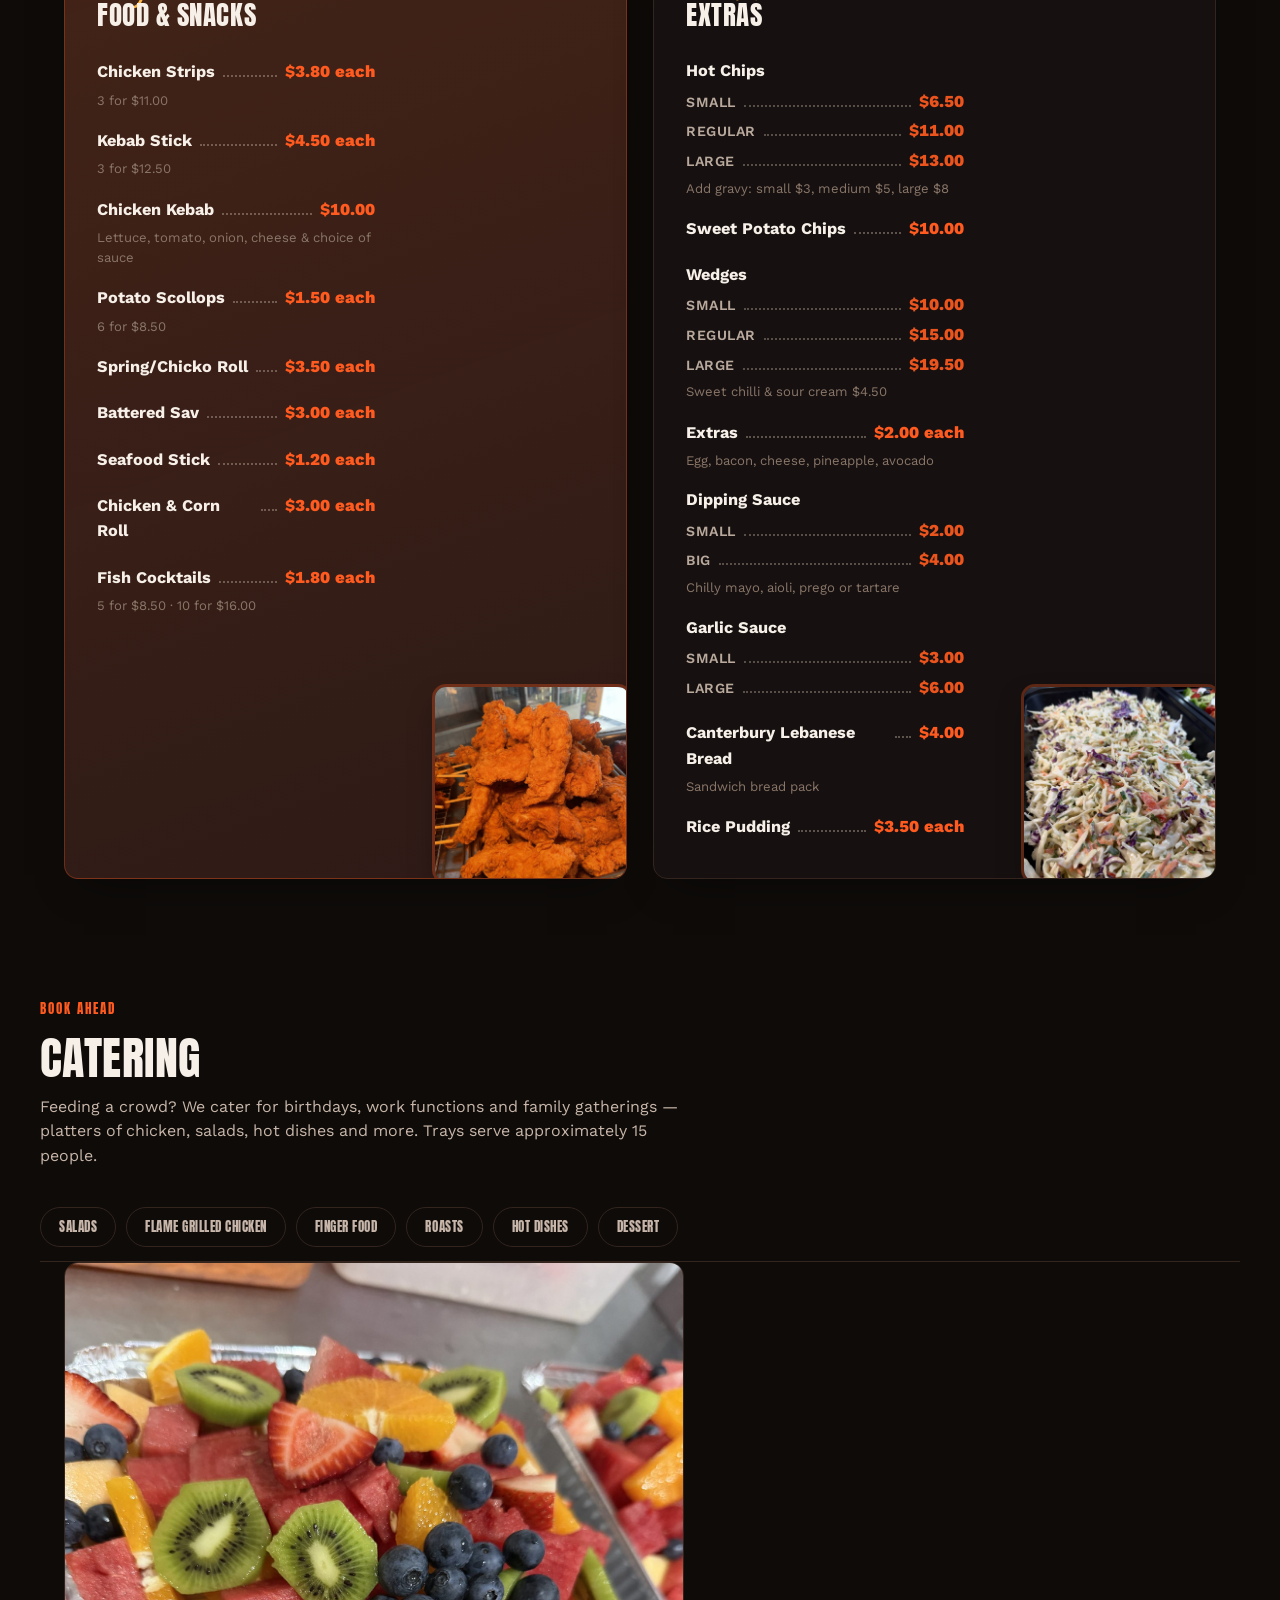
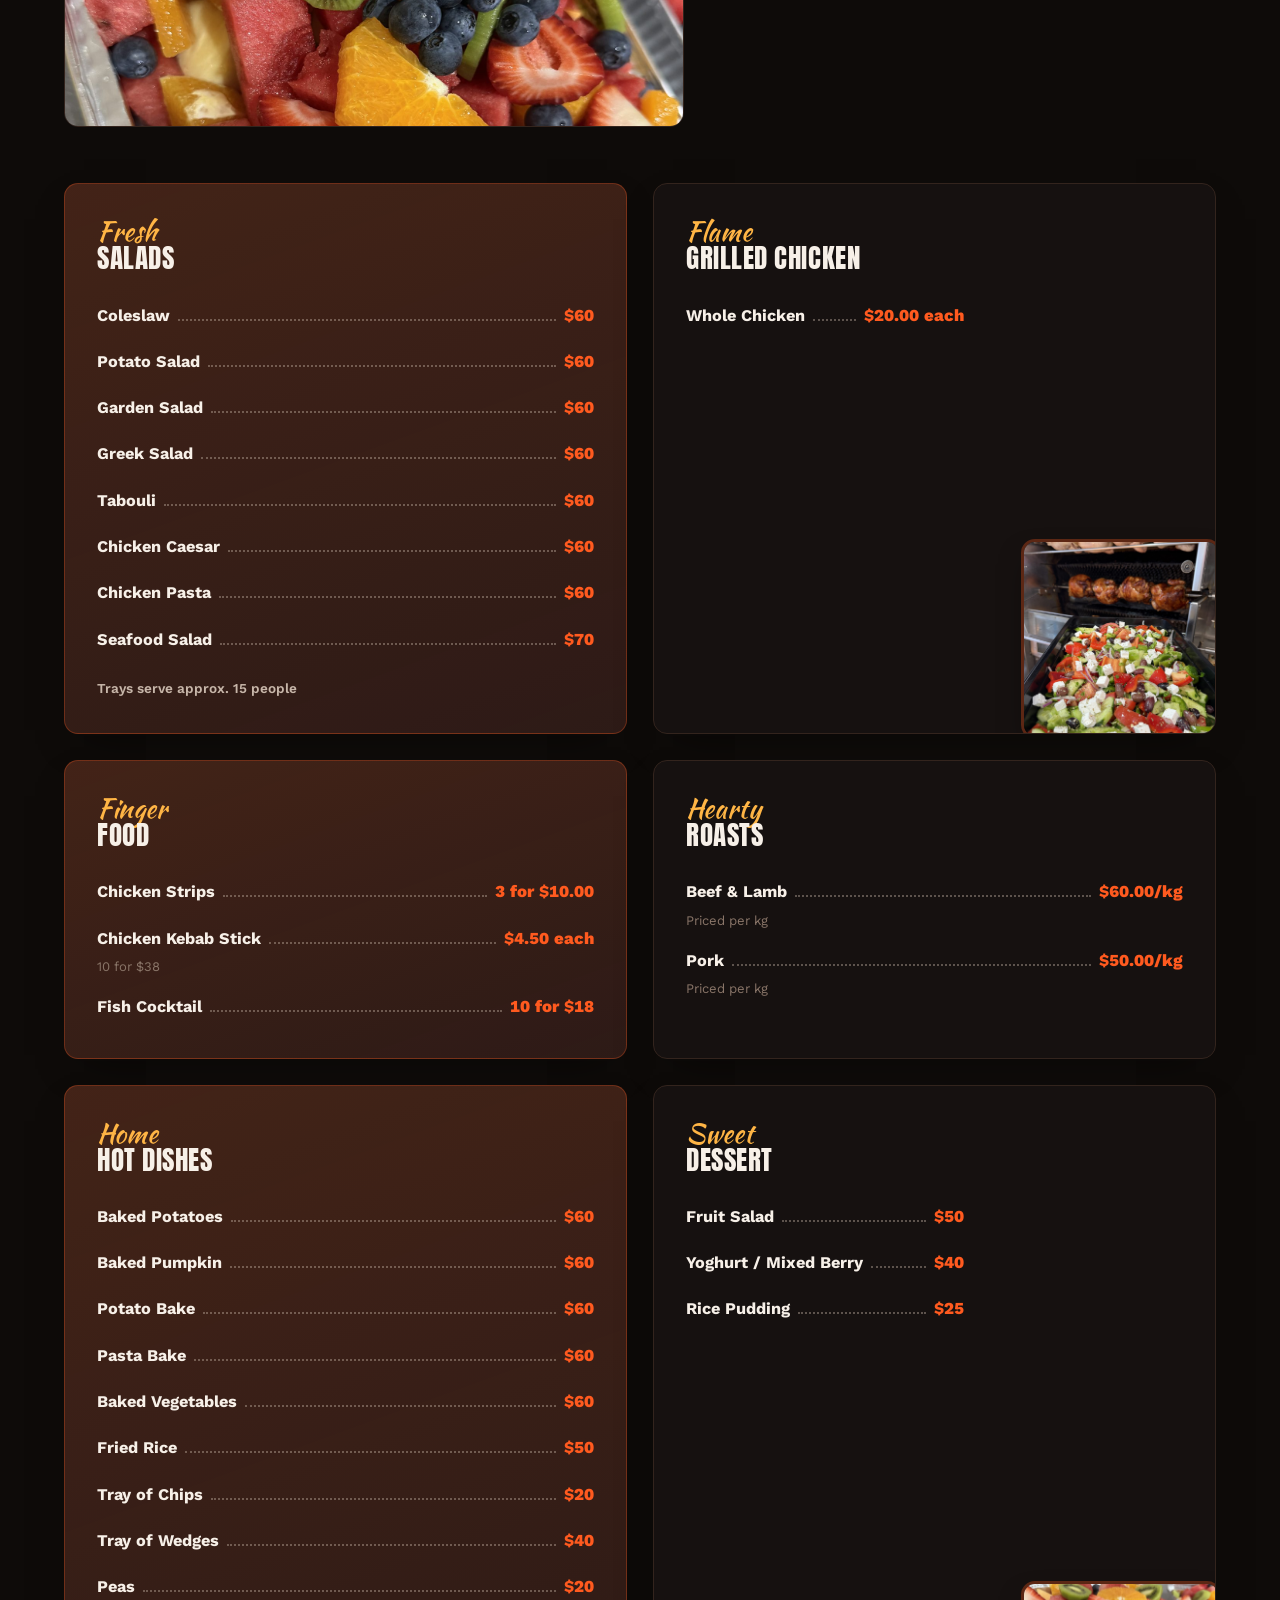
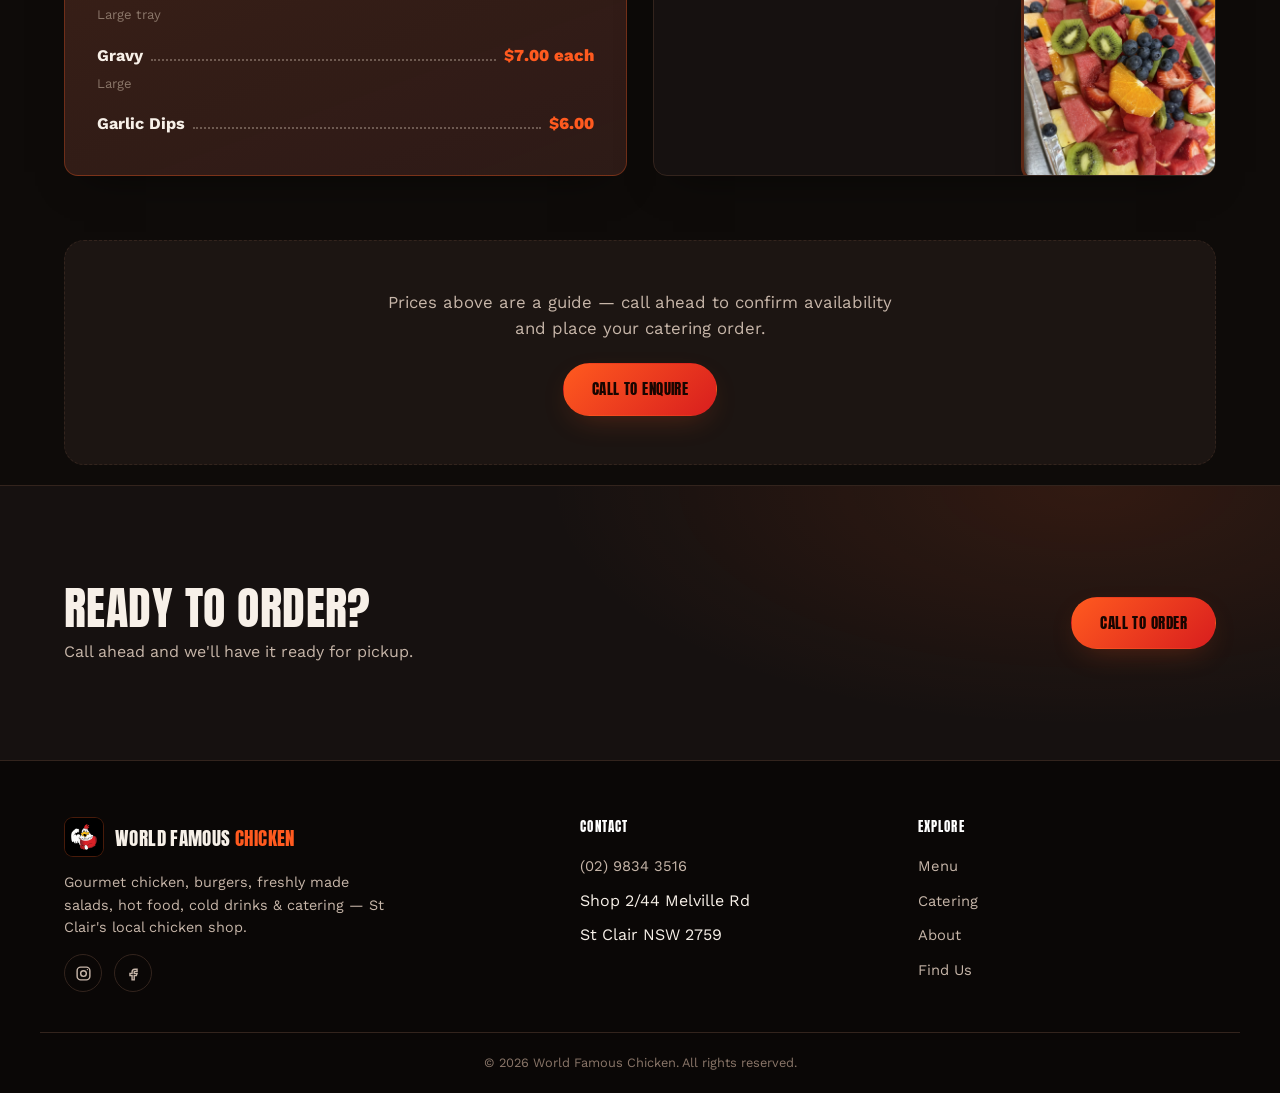
<file: menu.html>
<!DOCTYPE html>
<html lang="en-AU">
<head>
<meta charset="UTF-8">
<meta name="viewport" content="width=device-width, initial-scale=1.0">
<title>Menu | World Famous Chicken</title>
<meta name="description" content="Full menu for World Famous Chicken St Clair — chicken meals, roasts, family packs, gourmet burgers, rolls and wraps.">
<link rel="preconnect" href="https://fonts.googleapis.com">
<link rel="preconnect" href="https://fonts.gstatic.com" crossorigin>
<link rel="stylesheet" href="https://fonts.googleapis.com/css2?family=Anton&family=Kaushan+Script&family=Work+Sans:wght@400;500;600;700&display=swap">
<link rel="stylesheet" href="assets/css/style.css">
<script>
window.handleImgError = function (img) {
  if (img.dataset.fallbackApplied) return;
  img.dataset.fallbackApplied = 'true';
  var label = img.getAttribute('data-fallback-label') || 'Photo coming soon';
  var wrap = document.createElement('div');
  wrap.className = 'img-fallback';
  wrap.innerHTML = '<span><strong>' + label + '</strong>Photo to be added</span>';
  img.replaceWith(wrap);
};
</script>
</head>
<body>

<a class="skip-link" href="#main">Skip to content</a>
<!-- ============ HEADER ============ -->
<header class="site-header" id="siteHeader">
  <div class="container">
    <div class="header-inner">
      <a href="index.html" class="logo">
        <img src="images/logo-mascot.png" class="logo-mark" alt="World Famous Chicken mascot">
        <span class="logo-text">World Famous <em>Chicken</em></span>
      </a>

      <nav class="main-nav" id="mainNav">
      <a href="index.html">Home</a>
      <a href="menu.html" aria-current="page">Menu</a>
      <a href="about.html">About</a>
      <a href="contact.html">Find Us</a>
      <a href="tel:+61298343516" class="btn btn-primary btn-small">Call to Order</a>
      </nav>

      <span class="nav-badge">
        <img src="images/logo-mascot.png" alt="" aria-hidden="true">
      </span>

      <button class="nav-toggle" id="navToggle" aria-label="Toggle navigation" aria-expanded="false">
        <span></span><span></span><span></span>
      </button>
    </div>
  </div>
</header>
<main id="main">
  <div class="page-hero">
    <div class="container reveal">
      <p class="eyebrow">The Menu</p>
      <h1>Everything We Cook, Fresh Daily</h1>
      <p>Prices below are transcribed from our in-store menu boards &mdash; always confirm with staff for the latest pricing on today's specials.</p>
      <div class="hero-actions" style="margin-top:24px;">
        <a href="#takeaway" class="btn btn-primary">Takeaway Menu</a>
        <a href="#catering" class="btn btn-light">Catering</a>
      </div>
    </div>
  </div>

  <div class="menu-section-head container" id="takeaway">
    <p class="eyebrow">Order Ahead</p>
    <h2>Takeaway Menu</h2>
  </div>

  <div class="menu-takeaway-wrap">
  <nav class="menu-nav container" aria-label="Menu categories">
    <a href="#chicken-meals">Chicken Meals</a>
    <a href="#roast">Roast</a>
    <a href="#family-packs">Family Packs</a>
    <a href="#chicken-burgers">Chicken Burgers</a>
    <a href="#burgers">Burgers</a>
    <a href="#rolls-wraps">Rolls &amp; Wraps</a>
    <a href="#packs-kids">Packs &amp; Kids</a>
    <a href="#combos">Value Combos</a>
    <a href="#finger-food">Finger Food &amp; Snacks</a>
    <a href="#sides">Sides &amp; Extras</a>
  </nav>

  <div class="container">

    <div class="menu-panels">

      <div class="menu-panel tone-tan has-photo" id="chicken-meals">
      <span class="menu-panel-script">Chicken</span>
      <h3 class="menu-panel-title">Meals</h3>
      <div class="menu-panel-list">
        <div class="menu-panel-item">
          <p class="menu-panel-name">1. Chicken &amp; Chips</p>
          <div class="menu-panel-row sub"><span class="menu-panel-name">Qtr</span><span class="dots"></span><span class="menu-panel-price">$12.00</span></div>
          <div class="menu-panel-row sub"><span class="menu-panel-name">Half</span><span class="dots"></span><span class="menu-panel-price">$16.00</span></div>
          <p class="menu-panel-desc">Charcoal chicken with chips</p>
        </div><div class="menu-panel-item">
          <p class="menu-panel-name">2. Chicken &amp; Salad</p>
          <div class="menu-panel-row sub"><span class="menu-panel-name">Qtr</span><span class="dots"></span><span class="menu-panel-price">$15.00</span></div>
          <div class="menu-panel-row sub"><span class="menu-panel-name">Half</span><span class="dots"></span><span class="menu-panel-price">$20.00</span></div>
          <p class="menu-panel-desc">Chicken with any 3 salads</p>
        </div><div class="menu-panel-item">
          <p class="menu-panel-name">3. Chicken Dinner</p>
          <div class="menu-panel-row sub"><span class="menu-panel-name">Qtr</span><span class="dots"></span><span class="menu-panel-price">$16.00</span></div>
          <div class="menu-panel-row sub"><span class="menu-panel-name">Half</span><span class="dots"></span><span class="menu-panel-price">$20.00</span></div>
          <p class="menu-panel-desc">Chicken with choice of hot dish, gravy</p>
        </div><div class="menu-panel-item">
          <p class="menu-panel-name">4. Chicken Combination</p>
          <div class="menu-panel-row sub"><span class="menu-panel-name">Qtr</span><span class="dots"></span><span class="menu-panel-price">$17.00</span></div>
          <div class="menu-panel-row sub"><span class="menu-panel-name">Half</span><span class="dots"></span><span class="menu-panel-price">$22.00</span></div>
          <p class="menu-panel-desc">Chicken, chips &amp; salad or hot dish (gravy optional)</p>
        </div><div class="menu-panel-item">
          <p class="menu-panel-name">5. Chicken Hawaiian</p>
          <div class="menu-panel-row sub"><span class="menu-panel-name">Qtr</span><span class="dots"></span><span class="menu-panel-price">$16.00</span></div>
          <div class="menu-panel-row sub"><span class="menu-panel-name">Half</span><span class="dots"></span><span class="menu-panel-price">$20.00</span></div>
          <p class="menu-panel-desc">Chicken, chips &amp; 2 pineapple fritters</p>
        </div><div class="menu-panel-callout">
          <p class="menu-panel-callout-title">Flame BBQ Chicken</p>
          <div class="tier-row"><span>Whole</span><span>$20.00</span></div>
          <div class="tier-row"><span>Half</span><span>$10.00</span></div>
          <div class="tier-row"><span>Quarter</span><span>$6.50</span></div>
          
        </div>
      </div>
      
      <div class="menu-panel-photo"><img src="images/roast-chickens-tray.jpg" alt="Fresh roasted whole chickens" data-fallback-label="Fresh roasted whole chickens" onerror="handleImgError(this)"></div>
    </div>

      <div class="menu-panel tone-grey" id="roast">
      <span class="menu-panel-script">Hearty</span>
      <h3 class="menu-panel-title">Roast Meals</h3>
      <div class="menu-panel-list">
        <div class="menu-panel-item">
          <p class="menu-panel-name">Roast of the Day</p>
          <div class="menu-panel-row sub"><span class="menu-panel-name">Pork</span><span class="dots"></span><span class="menu-panel-price">$50.00/kg</span></div><div class="menu-panel-row sub"><span class="menu-panel-name">Beef</span><span class="dots"></span><span class="menu-panel-price">$60.00/kg</span></div><div class="menu-panel-row sub"><span class="menu-panel-name">Lamb</span><span class="dots"></span><span class="menu-panel-price">$60.00/kg</span></div>
          
        </div><div class="menu-panel-item">
          <div class="menu-panel-row"><span class="menu-panel-name">Roast Dinner</span><span class="dots"></span><span class="menu-panel-price">$18.00</span></div>
          <p class="menu-panel-desc">Slice of roast with hot side &amp; gravy</p>
        </div><div class="menu-panel-item">
          <div class="menu-panel-row"><span class="menu-panel-name">Roast Pack</span><span class="dots"></span><span class="menu-panel-price">$18.00</span></div>
          <p class="menu-panel-desc">Slice of roast with chips &amp; gravy</p>
        </div>
      </div>
      
      
    </div>

      <div class="menu-panel tone-tan has-photo" id="family-packs">
      <span class="menu-panel-script">Chicken</span>
      <h3 class="menu-panel-title">Family Packs</h3>
      <div class="menu-panel-list">
        <div class="menu-panel-item">
          <div class="menu-panel-row"><span class="menu-panel-name">Family Pack 1</span><span class="dots"></span><span class="menu-panel-price">$50.00</span></div>
          <p class="menu-panel-desc">Whole chicken, regular salad or hot dish, regular chips, small gravy &amp; 1.25L Coca-Cola variety</p>
        </div><div class="menu-panel-item">
          <div class="menu-panel-row"><span class="menu-panel-name">Family Pack 2</span><span class="dots"></span><span class="menu-panel-price">$55.00</span></div>
          <p class="menu-panel-desc">Whole chicken, large salad or hot dish, large chips, small gravy &amp; 1.25L Coca-Cola variety</p>
        </div><div class="menu-panel-item">
          <div class="menu-panel-row"><span class="menu-panel-name">Family Pack 3</span><span class="dots"></span><span class="menu-panel-price">$90.00</span></div>
          <p class="menu-panel-desc">2 whole chickens, large salad, regular hot dish, large chips, regular gravy &amp; 1.25L Coca-Cola variety</p>
        </div><div class="menu-panel-item">
          <div class="menu-panel-row"><span class="menu-panel-name">Family Pack 4</span><span class="dots"></span><span class="menu-panel-price">$125.00</span></div>
          <p class="menu-panel-desc">3 whole chickens, large salad, large hot dish, family chips, large gravy, large garlic sauce &amp; 2L Coca-Cola variety</p>
        </div>
      </div>
      
      <div class="menu-panel-photo"><img src="images/roast-chickens-tray.jpg" alt="Fresh roasted whole chickens" data-fallback-label="Fresh roasted whole chickens" onerror="handleImgError(this)"></div>
    </div>

      <div class="menu-panel tone-grey" id="chicken-burgers">
      <span class="menu-panel-script">Gourmet</span>
      <h3 class="menu-panel-title">Chicken Burgers</h3>
      <div class="menu-panel-list">
        <div class="menu-panel-item">
          <p class="menu-panel-name">Grilled Chicken Burger</p>
          <div class="menu-panel-row sub"><span class="menu-panel-name">Burger</span><span class="dots"></span><span class="menu-panel-price">$13.00</span></div>
          <div class="menu-panel-row sub"><span class="menu-panel-name">Combo</span><span class="dots"></span><span class="menu-panel-price">$21.00</span></div>
          <p class="menu-panel-desc">Grilled chicken with cheese, lettuce &amp; mayo</p>
        </div><div class="menu-panel-item">
          <p class="menu-panel-name">Double Grilled</p>
          <div class="menu-panel-row sub"><span class="menu-panel-name">Burger</span><span class="dots"></span><span class="menu-panel-price">$16.00</span></div>
          <div class="menu-panel-row sub"><span class="menu-panel-name">Combo</span><span class="dots"></span><span class="menu-panel-price">$24.00</span></div>
          <p class="menu-panel-desc">Double grilled chicken with cheese, lettuce &amp; mayo</p>
        </div><div class="menu-panel-item">
          <p class="menu-panel-name">Hawaiian Burger</p>
          <div class="menu-panel-row sub"><span class="menu-panel-name">Burger</span><span class="dots"></span><span class="menu-panel-price">$15.00</span></div>
          <div class="menu-panel-row sub"><span class="menu-panel-name">Combo</span><span class="dots"></span><span class="menu-panel-price">$23.00</span></div>
          <p class="menu-panel-desc">Grilled chicken with bacon, pineapple, cheese, lettuce &amp; mayo</p>
        </div><div class="menu-panel-item">
          <p class="menu-panel-name">Fiesta Burger</p>
          <div class="menu-panel-row sub"><span class="menu-panel-name">Burger</span><span class="dots"></span><span class="menu-panel-price">$15.00</span></div>
          <div class="menu-panel-row sub"><span class="menu-panel-name">Combo</span><span class="dots"></span><span class="menu-panel-price">$23.00</span></div>
          <p class="menu-panel-desc">Grilled chicken with cheese, lettuce, mayo, tomato &amp; avocado</p>
        </div><div class="menu-panel-item">
          <p class="menu-panel-name">Sweet Burger</p>
          <div class="menu-panel-row sub"><span class="menu-panel-name">Burger</span><span class="dots"></span><span class="menu-panel-price">$14.00</span></div>
          <div class="menu-panel-row sub"><span class="menu-panel-name">Combo</span><span class="dots"></span><span class="menu-panel-price">$22.00</span></div>
          <p class="menu-panel-desc">Grilled chicken with cheese, lettuce, mayo, sour cream &amp; sweet chilli sauce</p>
        </div><div class="menu-panel-item">
          <p class="menu-panel-name">Chicken Schnitzel Burger</p>
          <div class="menu-panel-row sub"><span class="menu-panel-name">Burger</span><span class="dots"></span><span class="menu-panel-price">$15.00</span></div>
          <div class="menu-panel-row sub"><span class="menu-panel-name">Combo</span><span class="dots"></span><span class="menu-panel-price">$23.00</span></div>
          <p class="menu-panel-desc">Chicken schnitzel, lettuce, mayo &amp; gravy</p>
        </div><div class="menu-panel-item">
          <p class="menu-panel-name">Chicken Strip Burger</p>
          <div class="menu-panel-row sub"><span class="menu-panel-name">Burger</span><span class="dots"></span><span class="menu-panel-price">$13.00</span></div>
          <div class="menu-panel-row sub"><span class="menu-panel-name">Combo</span><span class="dots"></span><span class="menu-panel-price">$21.00</span></div>
          <p class="menu-panel-desc">2 chicken strips, lettuce, mayo &amp; tomato</p>
        </div>
      </div>
      <p class="menu-panel-note">All combos come with small chips &amp; a 375mL Coca-Cola variety or 600mL Mount Franklin water. Upsize to a 600mL Coca-Cola variety for $2.50 extra.</p>
      
    </div>

      <div class="menu-panel tone-tan" id="burgers">
      <span class="menu-panel-script">Gourmet</span>
      <h3 class="menu-panel-title">Burgers</h3>
      <div class="menu-panel-list">
        <div class="menu-panel-item">
          <p class="menu-panel-name">Classic Beef Burger</p>
          <div class="menu-panel-row sub"><span class="menu-panel-name">Burger</span><span class="dots"></span><span class="menu-panel-price">$12.00</span></div>
          <div class="menu-panel-row sub"><span class="menu-panel-name">Combo</span><span class="dots"></span><span class="menu-panel-price">$20.00</span></div>
          <p class="menu-panel-desc">Beef patty with lettuce, tomato, beetroot, cooked onion &amp; choice of sauce</p>
        </div><div class="menu-panel-item">
          <p class="menu-panel-name">Cheese &amp; Bacon Burger</p>
          <div class="menu-panel-row sub"><span class="menu-panel-name">Burger</span><span class="dots"></span><span class="menu-panel-price">$15.00</span></div>
          <div class="menu-panel-row sub"><span class="menu-panel-name">Combo</span><span class="dots"></span><span class="menu-panel-price">$23.00</span></div>
          <p class="menu-panel-desc">Beef patty, cheese, bacon, lettuce, tomato, beetroot, cooked onion &amp; choice of sauce</p>
        </div><div class="menu-panel-item">
          <p class="menu-panel-name">Classic Burger &ndash; The Lot</p>
          <div class="menu-panel-row sub"><span class="menu-panel-name">Burger</span><span class="dots"></span><span class="menu-panel-price">$18.00</span></div>
          <div class="menu-panel-row sub"><span class="menu-panel-name">Combo</span><span class="dots"></span><span class="menu-panel-price">$26.00</span></div>
          <p class="menu-panel-desc">Beef patty with bacon, egg, pineapple, cheese, lettuce, tomato, beetroot, cooked onion &amp; choice of sauce</p>
        </div><div class="menu-panel-item">
          <p class="menu-panel-name">Gourmet Beef Burger</p>
          <div class="menu-panel-row sub"><span class="menu-panel-name">Burger</span><span class="dots"></span><span class="menu-panel-price">$12.00</span></div>
          <div class="menu-panel-row sub"><span class="menu-panel-name">Combo</span><span class="dots"></span><span class="menu-panel-price">$20.00</span></div>
          <p class="menu-panel-desc">Beef patty with tomato salsa, aioli, lettuce, tomato &amp; Spanish onion</p>
        </div><div class="menu-panel-item">
          <p class="menu-panel-name">Gourmet Beef Plus Burger</p>
          <div class="menu-panel-row sub"><span class="menu-panel-name">Burger</span><span class="dots"></span><span class="menu-panel-price">$16.00</span></div>
          <div class="menu-panel-row sub"><span class="menu-panel-name">Combo</span><span class="dots"></span><span class="menu-panel-price">$24.00</span></div>
          <p class="menu-panel-desc">Beef patty with tomato salsa, aioli, lettuce, tomato, Spanish onion, cheese, avocado &amp; jalapenos</p>
        </div><div class="menu-panel-item">
          <p class="menu-panel-name">Fish Burger</p>
          <div class="menu-panel-row sub"><span class="menu-panel-name">Burger</span><span class="dots"></span><span class="menu-panel-price">$12.00</span></div>
          <div class="menu-panel-row sub"><span class="menu-panel-name">Combo</span><span class="dots"></span><span class="menu-panel-price">$20.00</span></div>
          <p class="menu-panel-desc">Fish fillet with lettuce, tomato, mayo &amp; tartare sauce</p>
        </div><div class="menu-panel-item">
          <p class="menu-panel-name">Veggie Burger</p>
          <div class="menu-panel-row sub"><span class="menu-panel-name">Burger</span><span class="dots"></span><span class="menu-panel-price">$12.00</span></div>
          <div class="menu-panel-row sub"><span class="menu-panel-name">Combo</span><span class="dots"></span><span class="menu-panel-price">$20.00</span></div>
          <p class="menu-panel-desc">Veggie patty, lettuce, tomato, beetroot, cooked onion &amp; sauce</p>
        </div>
      </div>
      <p class="menu-panel-note">Extras (each) $2.00 &mdash; egg, bacon, cheese, pineapple, avocado</p>
      
    </div>

      <div class="menu-panel tone-grey" id="rolls-wraps">
      <span class="menu-panel-script">Sandwiches</span>
      <h3 class="menu-panel-title">Rolls &amp; Wraps</h3>
      <div class="menu-panel-list">
        <div class="menu-panel-item">
          <div class="menu-panel-row"><span class="menu-panel-name">Breakky Roll/Sandwich 1</span><span class="dots"></span><span class="menu-panel-price">$9.50</span></div>
          <p class="menu-panel-desc">Bacon &amp; egg roll or sandwich</p>
        </div><div class="menu-panel-item">
          <div class="menu-panel-row"><span class="menu-panel-name">Breakky Roll/Sandwich 2</span><span class="dots"></span><span class="menu-panel-price">$13.00</span></div>
          <p class="menu-panel-desc">Bacon, egg, cheese &amp; hash brown</p>
        </div><div class="menu-panel-item">
          <div class="menu-panel-row"><span class="menu-panel-name">Steak Sandwich</span><span class="dots"></span><span class="menu-panel-price">$17.00</span></div>
          <p class="menu-panel-desc">Steak, cheese, lettuce, tomato, beetroot, cooked onion &amp; sauce</p>
        </div><div class="menu-panel-item">
          <div class="menu-panel-row"><span class="menu-panel-name">Chicken Roll</span><span class="dots"></span><span class="menu-panel-price">$13.00</span></div>
          <p class="menu-panel-desc">BBQ chicken, lettuce, mayo or gravy</p>
        </div><div class="menu-panel-item">
          <div class="menu-panel-row"><span class="menu-panel-name">Chicken Schnitzel Roll</span><span class="dots"></span><span class="menu-panel-price">$15.00</span></div>
          <p class="menu-panel-desc">Chicken schnitzel, lettuce, mayo or gravy</p>
        </div><div class="menu-panel-item">
          <div class="menu-panel-row"><span class="menu-panel-name">Roast Roll</span><span class="dots"></span><span class="menu-panel-price">$14.00</span></div>
          <p class="menu-panel-desc">Choice of pork or beef with gravy</p>
        </div><div class="menu-panel-item">
          <div class="menu-panel-row"><span class="menu-panel-name">Chicken Strip Roll</span><span class="dots"></span><span class="menu-panel-price">$13.00</span></div>
          <p class="menu-panel-desc">2 chicken strips, lettuce, mayo &amp; gravy</p>
        </div><div class="menu-panel-item">
          <div class="menu-panel-row"><span class="menu-panel-name">Chicken Wrap</span><span class="dots"></span><span class="menu-panel-price">$15.00</span></div>
          <p class="menu-panel-desc">Lettuce &amp; mayo or gravy / Caesar salad</p>
        </div><div class="menu-panel-item">
          <div class="menu-panel-row"><span class="menu-panel-name">Chicken Strip Wrap</span><span class="dots"></span><span class="menu-panel-price">$15.00</span></div>
          <p class="menu-panel-desc">2 chicken strips, lettuce &amp; mayo / Caesar salad</p>
        </div>
      </div>
      
      
    </div>

      <div class="menu-panel tone-tan has-photo" id="packs-kids">
      <span class="menu-panel-script">Kids</span>
      <h3 class="menu-panel-title">Packs &amp; Meals</h3>
      <div class="menu-panel-list">
        <div class="menu-panel-item">
          <div class="menu-panel-row"><span class="menu-panel-name">Chicken Schnitzel Pack</span><span class="dots"></span><span class="menu-panel-price">$20.00</span></div>
          <p class="menu-panel-desc">Chicken schnitzel, chips &amp; salad with 375mL Coca-Cola variety</p>
        </div><div class="menu-panel-item">
          <div class="menu-panel-row"><span class="menu-panel-name">Chicken Strip Pack</span><span class="dots"></span><span class="menu-panel-price">$20.00</span></div>
          <p class="menu-panel-desc">2 chicken strips, chips &amp; salad with 375mL Coca-Cola variety</p><p class="menu-panel-desc">Upsize to a 600mL variety for $2.50</p>
        </div><div class="menu-panel-item">
          <div class="menu-panel-row"><span class="menu-panel-name">Nugget Pack</span><span class="dots"></span><span class="menu-panel-price">$12.00</span></div>
          <p class="menu-panel-desc">7 nuggets, small chips &amp; Keri 250mL drink &middot; Kids</p>
        </div><div class="menu-panel-item">
          <p class="menu-panel-name">Cheeseburger</p>
          <div class="menu-panel-row sub"><span class="menu-panel-name">Burger</span><span class="dots"></span><span class="menu-panel-price">$10.00</span></div>
          <div class="menu-panel-row sub"><span class="menu-panel-name">Combo</span><span class="dots"></span><span class="menu-panel-price">$18.00</span></div>
          <p class="menu-panel-desc">Small chips &amp; Keri 250mL drink &middot; Kids</p>
        </div><div class="menu-panel-item">
          <p class="menu-panel-name">Chicken &amp; Cheese Burger</p>
          <div class="menu-panel-row sub"><span class="menu-panel-name">Burger</span><span class="dots"></span><span class="menu-panel-price">$10.00</span></div>
          <div class="menu-panel-row sub"><span class="menu-panel-name">Combo</span><span class="dots"></span><span class="menu-panel-price">$18.00</span></div>
          <p class="menu-panel-desc">Small chips &amp; Keri 250mL drink &middot; Kids</p>
        </div>
      </div>
      
      <div class="menu-panel-photo"><img src="images/chicken-tenders-closeup.jpg" alt="Crispy chicken tenders" data-fallback-label="Crispy chicken tenders" onerror="handleImgError(this)"></div>
    </div>

      <div class="menu-panel tone-grey has-photo" id="combos">
      <span class="menu-panel-script">Value</span>
      <h3 class="menu-panel-title">Combos</h3>
      <div class="menu-panel-list">
        <div class="menu-panel-item">
          <div class="menu-panel-row"><span class="menu-panel-name">Chicken Burger</span><span class="dots"></span><span class="menu-panel-price">$27.00</span></div>
          <p class="menu-panel-desc">1/4 chicken, small chips &amp; 600mL Coca-Cola variety</p>
        </div><div class="menu-panel-item">
          <div class="menu-panel-row"><span class="menu-panel-name">2 Chicken Burgers</span><span class="dots"></span><span class="menu-panel-price">$35.00</span></div>
          <p class="menu-panel-desc">Small chips &amp; 600mL Coca-Cola variety</p>
        </div><div class="menu-panel-item">
          <div class="menu-panel-row"><span class="menu-panel-name">Family Feast</span><span class="dots"></span><span class="menu-panel-price">$66.00</span></div>
          <p class="menu-panel-desc">2 grilled chicken burgers, 2 hamburgers, large chips &amp; 1.25L Coca-Cola variety</p>
        </div>
      </div>
      
      <div class="menu-panel-photo"><img src="images/chicken-skewers-caesar.jpg" alt="Flame-grilled chicken skewers" data-fallback-label="Flame-grilled chicken skewers" onerror="handleImgError(this)"></div>
    </div>

      <div class="menu-panel tone-tan has-photo" id="finger-food">
      <span class="menu-panel-script">Finger</span>
      <h3 class="menu-panel-title">Food &amp; Snacks</h3>
      <div class="menu-panel-list">
        <div class="menu-panel-item">
          <div class="menu-panel-row"><span class="menu-panel-name">Chicken Strips</span><span class="dots"></span><span class="menu-panel-price">$3.80 each</span></div>
          <p class="menu-panel-desc">3 for $11.00</p>
        </div><div class="menu-panel-item">
          <div class="menu-panel-row"><span class="menu-panel-name">Kebab Stick</span><span class="dots"></span><span class="menu-panel-price">$4.50 each</span></div>
          <p class="menu-panel-desc">3 for $12.50</p>
        </div><div class="menu-panel-item">
          <div class="menu-panel-row"><span class="menu-panel-name">Chicken Kebab</span><span class="dots"></span><span class="menu-panel-price">$10.00</span></div>
          <p class="menu-panel-desc">Lettuce, tomato, onion, cheese &amp; choice of sauce</p>
        </div><div class="menu-panel-item">
          <div class="menu-panel-row"><span class="menu-panel-name">Potato Scollops</span><span class="dots"></span><span class="menu-panel-price">$1.50 each</span></div>
          <p class="menu-panel-desc">6 for $8.50</p>
        </div><div class="menu-panel-item">
          <div class="menu-panel-row"><span class="menu-panel-name">Spring/Chicko Roll</span><span class="dots"></span><span class="menu-panel-price">$3.50 each</span></div>
          
        </div><div class="menu-panel-item">
          <div class="menu-panel-row"><span class="menu-panel-name">Battered Sav</span><span class="dots"></span><span class="menu-panel-price">$3.00 each</span></div>
          
        </div><div class="menu-panel-item">
          <div class="menu-panel-row"><span class="menu-panel-name">Seafood Stick</span><span class="dots"></span><span class="menu-panel-price">$1.20 each</span></div>
          
        </div><div class="menu-panel-item">
          <div class="menu-panel-row"><span class="menu-panel-name">Chicken &amp; Corn Roll</span><span class="dots"></span><span class="menu-panel-price">$3.00 each</span></div>
          
        </div><div class="menu-panel-item">
          <div class="menu-panel-row"><span class="menu-panel-name">Fish Cocktails</span><span class="dots"></span><span class="menu-panel-price">$1.80 each</span></div>
          <p class="menu-panel-desc">5 for $8.50 &middot; 10 for $16.00</p>
        </div>
      </div>
      
      <div class="menu-panel-photo"><img src="images/chicken-tenders-closeup.jpg" alt="Crispy chicken tenders" data-fallback-label="Crispy chicken tenders" onerror="handleImgError(this)"></div>
    </div>

      <div class="menu-panel tone-grey has-photo" id="sides">
      <span class="menu-panel-script">Sides &amp;</span>
      <h3 class="menu-panel-title">Extras</h3>
      <div class="menu-panel-list">
        <div class="menu-panel-item">
          <p class="menu-panel-name">Hot Chips</p>
          <div class="menu-panel-row sub"><span class="menu-panel-name">Small</span><span class="dots"></span><span class="menu-panel-price">$6.50</span></div><div class="menu-panel-row sub"><span class="menu-panel-name">Regular</span><span class="dots"></span><span class="menu-panel-price">$11.00</span></div><div class="menu-panel-row sub"><span class="menu-panel-name">Large</span><span class="dots"></span><span class="menu-panel-price">$13.00</span></div>
          <p class="menu-panel-desc">Add gravy: small $3, medium $5, large $8</p>
        </div><div class="menu-panel-item">
          <div class="menu-panel-row"><span class="menu-panel-name">Sweet Potato Chips</span><span class="dots"></span><span class="menu-panel-price">$10.00</span></div>
          
        </div><div class="menu-panel-item">
          <p class="menu-panel-name">Wedges</p>
          <div class="menu-panel-row sub"><span class="menu-panel-name">Small</span><span class="dots"></span><span class="menu-panel-price">$10.00</span></div><div class="menu-panel-row sub"><span class="menu-panel-name">Regular</span><span class="dots"></span><span class="menu-panel-price">$15.00</span></div><div class="menu-panel-row sub"><span class="menu-panel-name">Large</span><span class="dots"></span><span class="menu-panel-price">$19.50</span></div>
          <p class="menu-panel-desc">Sweet chilli &amp; sour cream $4.50</p>
        </div><div class="menu-panel-item">
          <div class="menu-panel-row"><span class="menu-panel-name">Extras</span><span class="dots"></span><span class="menu-panel-price">$2.00 each</span></div>
          <p class="menu-panel-desc">Egg, bacon, cheese, pineapple, avocado</p>
        </div><div class="menu-panel-item">
          <p class="menu-panel-name">Dipping Sauce</p>
          <div class="menu-panel-row sub"><span class="menu-panel-name">Small</span><span class="dots"></span><span class="menu-panel-price">$2.00</span></div>
          <div class="menu-panel-row sub"><span class="menu-panel-name">Big</span><span class="dots"></span><span class="menu-panel-price">$4.00</span></div>
          <p class="menu-panel-desc">Chilly mayo, aioli, prego or tartare</p>
        </div><div class="menu-panel-item">
          <p class="menu-panel-name">Garlic Sauce</p>
          <div class="menu-panel-row sub"><span class="menu-panel-name">Small</span><span class="dots"></span><span class="menu-panel-price">$3.00</span></div>
          <div class="menu-panel-row sub"><span class="menu-panel-name">Large</span><span class="dots"></span><span class="menu-panel-price">$6.00</span></div>
          
        </div><div class="menu-panel-item">
          <div class="menu-panel-row"><span class="menu-panel-name">Canterbury Lebanese Bread</span><span class="dots"></span><span class="menu-panel-price">$4.00</span></div>
          <p class="menu-panel-desc">Sandwich bread pack</p>
        </div><div class="menu-panel-item">
          <div class="menu-panel-row"><span class="menu-panel-name">Rice Pudding</span><span class="dots"></span><span class="menu-panel-price">$3.50 each</span></div>
          
        </div>
      </div>
      
      <div class="menu-panel-photo"><img src="images/coleslaw.jpg" alt="Fresh coleslaw" data-fallback-label="Fresh coleslaw" onerror="handleImgError(this)"></div>
    </div>

    </div>
  </div>
  </div>

  <div class="menu-section-head container" id="catering">
    <p class="eyebrow">Book Ahead</p>
    <h2>Catering</h2>
    <p>Feeding a crowd? We cater for birthdays, work functions and family gatherings &mdash; platters of chicken, salads, hot dishes and more. Trays serve approximately 15 people.</p>
  </div>

  <div class="menu-catering-wrap">
  <nav class="menu-nav container" aria-label="Catering categories">
    <a href="#catering-salads">Salads</a>
    <a href="#catering-chicken">Flame Grilled Chicken</a>
    <a href="#catering-finger-food">Finger Food</a>
    <a href="#catering-roasts">Roasts</a>
    <a href="#catering-hot-dishes">Hot Dishes</a>
    <a href="#catering-dessert">Dessert</a>
  </nav>

  <div class="container">

    <div class="feature-image reveal" style="margin-bottom:48px;">
      <img src="images/catering-fruit.jpg" alt="Fresh fruit platter prepared for catering" data-fallback-label="Catering Trays" onerror="handleImgError(this)">
    </div>

    <div class="menu-panels">

      <div class="menu-panel tone-tan" id="catering-salads">
      <span class="menu-panel-script">Fresh</span>
      <h3 class="menu-panel-title">Salads</h3>
      <div class="menu-panel-list">
        <div class="menu-panel-item">
          <div class="menu-panel-row"><span class="menu-panel-name">Coleslaw</span><span class="dots"></span><span class="menu-panel-price">$60</span></div>
          
        </div><div class="menu-panel-item">
          <div class="menu-panel-row"><span class="menu-panel-name">Potato Salad</span><span class="dots"></span><span class="menu-panel-price">$60</span></div>
          
        </div><div class="menu-panel-item">
          <div class="menu-panel-row"><span class="menu-panel-name">Garden Salad</span><span class="dots"></span><span class="menu-panel-price">$60</span></div>
          
        </div><div class="menu-panel-item">
          <div class="menu-panel-row"><span class="menu-panel-name">Greek Salad</span><span class="dots"></span><span class="menu-panel-price">$60</span></div>
          
        </div><div class="menu-panel-item">
          <div class="menu-panel-row"><span class="menu-panel-name">Tabouli</span><span class="dots"></span><span class="menu-panel-price">$60</span></div>
          
        </div><div class="menu-panel-item">
          <div class="menu-panel-row"><span class="menu-panel-name">Chicken Caesar</span><span class="dots"></span><span class="menu-panel-price">$60</span></div>
          
        </div><div class="menu-panel-item">
          <div class="menu-panel-row"><span class="menu-panel-name">Chicken Pasta</span><span class="dots"></span><span class="menu-panel-price">$60</span></div>
          
        </div><div class="menu-panel-item">
          <div class="menu-panel-row"><span class="menu-panel-name">Seafood Salad</span><span class="dots"></span><span class="menu-panel-price">$70</span></div>
          
        </div>
      </div>
      <p class="menu-panel-note">Trays serve approx. 15 people</p>
      
    </div>

      <div class="menu-panel tone-grey has-photo" id="catering-chicken">
      <span class="menu-panel-script">Flame</span>
      <h3 class="menu-panel-title">Grilled Chicken</h3>
      <div class="menu-panel-list">
        <div class="menu-panel-item">
          <div class="menu-panel-row"><span class="menu-panel-name">Whole Chicken</span><span class="dots"></span><span class="menu-panel-price">$20.00 each</span></div>
          
        </div>
      </div>
      
      <div class="menu-panel-photo"><img src="images/chicken-skewers-salad.jpg" alt="Flame-grilled chicken skewers" data-fallback-label="Flame-grilled chicken skewers" onerror="handleImgError(this)"></div>
    </div>

      <div class="menu-panel tone-tan" id="catering-finger-food">
      <span class="menu-panel-script">Finger</span>
      <h3 class="menu-panel-title">Food</h3>
      <div class="menu-panel-list">
        <div class="menu-panel-item">
          <div class="menu-panel-row"><span class="menu-panel-name">Chicken Strips</span><span class="dots"></span><span class="menu-panel-price">3 for $10.00</span></div>
          
        </div><div class="menu-panel-item">
          <div class="menu-panel-row"><span class="menu-panel-name">Chicken Kebab Stick</span><span class="dots"></span><span class="menu-panel-price">$4.50 each</span></div>
          <p class="menu-panel-desc">10 for $38</p>
        </div><div class="menu-panel-item">
          <div class="menu-panel-row"><span class="menu-panel-name">Fish Cocktail</span><span class="dots"></span><span class="menu-panel-price">10 for $18</span></div>
          
        </div>
      </div>
      
      
    </div>

      <div class="menu-panel tone-grey" id="catering-roasts">
      <span class="menu-panel-script">Hearty</span>
      <h3 class="menu-panel-title">Roasts</h3>
      <div class="menu-panel-list">
        <div class="menu-panel-item">
          <div class="menu-panel-row"><span class="menu-panel-name">Beef &amp; Lamb</span><span class="dots"></span><span class="menu-panel-price">$60.00/kg</span></div>
          <p class="menu-panel-desc">Priced per kg</p>
        </div><div class="menu-panel-item">
          <div class="menu-panel-row"><span class="menu-panel-name">Pork</span><span class="dots"></span><span class="menu-panel-price">$50.00/kg</span></div>
          <p class="menu-panel-desc">Priced per kg</p>
        </div>
      </div>
      
      
    </div>

      <div class="menu-panel tone-tan" id="catering-hot-dishes">
      <span class="menu-panel-script">Home</span>
      <h3 class="menu-panel-title">Hot Dishes</h3>
      <div class="menu-panel-list">
        <div class="menu-panel-item">
          <div class="menu-panel-row"><span class="menu-panel-name">Baked Potatoes</span><span class="dots"></span><span class="menu-panel-price">$60</span></div>
          
        </div><div class="menu-panel-item">
          <div class="menu-panel-row"><span class="menu-panel-name">Baked Pumpkin</span><span class="dots"></span><span class="menu-panel-price">$60</span></div>
          
        </div><div class="menu-panel-item">
          <div class="menu-panel-row"><span class="menu-panel-name">Potato Bake</span><span class="dots"></span><span class="menu-panel-price">$60</span></div>
          
        </div><div class="menu-panel-item">
          <div class="menu-panel-row"><span class="menu-panel-name">Pasta Bake</span><span class="dots"></span><span class="menu-panel-price">$60</span></div>
          
        </div><div class="menu-panel-item">
          <div class="menu-panel-row"><span class="menu-panel-name">Baked Vegetables</span><span class="dots"></span><span class="menu-panel-price">$60</span></div>
          
        </div><div class="menu-panel-item">
          <div class="menu-panel-row"><span class="menu-panel-name">Fried Rice</span><span class="dots"></span><span class="menu-panel-price">$50</span></div>
          
        </div><div class="menu-panel-item">
          <div class="menu-panel-row"><span class="menu-panel-name">Tray of Chips</span><span class="dots"></span><span class="menu-panel-price">$20</span></div>
          
        </div><div class="menu-panel-item">
          <div class="menu-panel-row"><span class="menu-panel-name">Tray of Wedges</span><span class="dots"></span><span class="menu-panel-price">$40</span></div>
          
        </div><div class="menu-panel-item">
          <div class="menu-panel-row"><span class="menu-panel-name">Peas</span><span class="dots"></span><span class="menu-panel-price">$20</span></div>
          <p class="menu-panel-desc">Large tray</p>
        </div><div class="menu-panel-item">
          <div class="menu-panel-row"><span class="menu-panel-name">Gravy</span><span class="dots"></span><span class="menu-panel-price">$7.00 each</span></div>
          <p class="menu-panel-desc">Large</p>
        </div><div class="menu-panel-item">
          <div class="menu-panel-row"><span class="menu-panel-name">Garlic Dips</span><span class="dots"></span><span class="menu-panel-price">$6.00</span></div>
          
        </div>
      </div>
      
      
    </div>

      <div class="menu-panel tone-grey has-photo" id="catering-dessert">
      <span class="menu-panel-script">Sweet</span>
      <h3 class="menu-panel-title">Dessert</h3>
      <div class="menu-panel-list">
        <div class="menu-panel-item">
          <div class="menu-panel-row"><span class="menu-panel-name">Fruit Salad</span><span class="dots"></span><span class="menu-panel-price">$50</span></div>
          
        </div><div class="menu-panel-item">
          <div class="menu-panel-row"><span class="menu-panel-name">Yoghurt / Mixed Berry</span><span class="dots"></span><span class="menu-panel-price">$40</span></div>
          
        </div><div class="menu-panel-item">
          <div class="menu-panel-row"><span class="menu-panel-name">Rice Pudding</span><span class="dots"></span><span class="menu-panel-price">$25</span></div>
          
        </div>
      </div>
      
      <div class="menu-panel-photo"><img src="images/catering-fruit.jpg" alt="Fresh fruit platter" data-fallback-label="Fresh fruit platter" onerror="handleImgError(this)"></div>
    </div>

    </div>
  </div>
  </div>

  <div class="container">
    <div class="catering-placeholder reveal">
      <p>Prices above are a guide &mdash; call ahead to confirm availability and place your catering order.</p>
      <a href="tel:+61298343516" class="btn btn-primary">Call to Enquire</a>
    </div>
  </div>

  <!-- ============ CTA BANNER ============ -->
  <section class="cta-banner">
    <div class="container reveal">
      <div>
        <h2>Ready to order?</h2>
        <p>Call ahead and we'll have it ready for pickup.</p>
      </div>
      <a href="tel:+61298343516" class="btn btn-primary">Call to Order</a>
    </div>
  </section>
</main>

<!-- ============ FOOTER ============ -->
<footer class="site-footer">
  <div class="container footer-inner">
    <div class="footer-brand">
      <a href="index.html" class="logo">
        <img src="images/logo-mascot.png" class="logo-mark" alt="World Famous Chicken mascot">
        <span class="logo-text">World Famous <em>Chicken</em></span>
      </a>
      <p>Gourmet chicken, burgers, freshly made salads, hot food, cold drinks &amp; catering — St Clair's local chicken shop.</p>
      <div class="footer-social">
        <a href="https://www.instagram.com/world.famouschicken/" aria-label="Instagram" target="_blank" rel="noopener"><svg viewBox="0 0 24 24" fill="none" stroke="currentColor" stroke-width="2"><rect x="3" y="3" width="18" height="18" rx="5"/><circle cx="12" cy="12" r="4"/><circle cx="17.5" cy="6.5" r="1" fill="currentColor" stroke="none"/></svg></a>
        <a href="https://www.facebook.com/wfc202/" aria-label="Facebook" target="_blank" rel="noopener"><svg viewBox="0 0 24 24" fill="none" stroke="currentColor" stroke-width="2"><path d="M14 9h3V6h-3a4 4 0 0 0-4 4v2H7v3h3v6h3v-6h3l1-3h-4v-2a1 1 0 0 1 1-1z"/></svg></a>
      </div>
    </div>

    <div class="footer-col">
      <h4>Contact</h4>
      <ul>
        <li><a href="tel:+61298343516">(02) 9834 3516</a></li>
        <li>Shop 2/44 Melville Rd</li>
        <li>St Clair NSW 2759</li>
      </ul>
    </div>

    <div class="footer-col">
      <h4>Explore</h4>
      <ul>
        <li><a href="menu.html">Menu</a></li>
        <li><a href="menu.html#catering">Catering</a></li>
        <li><a href="about.html">About</a></li>
        <li><a href="contact.html">Find Us</a></li>
      </ul>
    </div>
  </div>
  <div class="container footer-bottom">
    <p>&copy; <span id="year"></span> World Famous Chicken. All rights reserved.</p>
  </div>
</footer>

<script src="assets/js/main.js"></script>
</body>
</html>
</file>
<file: assets/css/style.css>
/* ===========================================================
   World Famous Chicken — stylesheet
   =========================================================== */

:root{
  --bg: #0e0b09;
  --bg-alt: #161110;
  --surface: #1c1512;
  --surface-2: #241a16;
  --border: #33241d;
  --text: #f7f0e8;
  --text-dim: #c7b6a9;
  --text-faint: #8a7669;
  --flame1: #ff5a1f;
  --flame2: #d81e1e;
  --flame-glow: rgba(255, 90, 31, .28);
  --gold: #ffb545;
  --green: #3ecf6e;
  --radius: 14px;
  --radius-sm: 8px;
  --maxw: 1200px;
  --ease: cubic-bezier(.22,.68,0,1);
}

*, *::before, *::after{ box-sizing: border-box; }
html{ scroll-behavior: smooth; }
html, body{ margin:0; padding:0; overflow-x: hidden; }

body{
  background: var(--bg);
  color: var(--text);
  font-family: "Work Sans", -apple-system, BlinkMacSystemFont, "Segoe UI", Roboto, "Helvetica Neue", Arial, sans-serif;
  line-height: 1.55;
  -webkit-font-smoothing: antialiased;
}

img{ max-width:100%; display:block; }
a{ color: inherit; text-decoration: none; }

h1,h2,h3,h4{
  font-family: "Anton", "Work Sans", sans-serif;
  font-weight: 400;
  letter-spacing: .01em;
  text-transform: uppercase;
  margin: 0 0 .5em;
  color: var(--text);
  text-wrap: balance;
}
h1{ font-size: clamp(2.3rem, 6vw, 4.4rem); line-height: 1.02; }
h2{ font-size: clamp(1.9rem, 3.8vw, 2.9rem); line-height: 1.08; }
h3{ font-size: 1.25rem; letter-spacing: .02em; }
p{ margin: 0 0 1em; color: var(--text-dim); }

.container{
  max-width: var(--maxw);
  margin: 0 auto;
  padding: 0 24px;
}

.skip-link{
  position:absolute; left:-999px; top:0;
  background: var(--flame1); color:#1a0800; padding: 10px 16px;
  border-radius: 0 0 8px 0; z-index: 200; font-weight:700;
}
.skip-link:focus{ left:0; }

/* ---------- buttons ---------- */
.btn{
  display:inline-flex; align-items:center; justify-content:center;
  padding: 14px 28px;
  border-radius: 999px;
  font-family: "Anton", sans-serif;
  font-weight: 400;
  letter-spacing: .03em;
  text-transform: uppercase;
  font-size: .92rem;
  border: 1px solid transparent;
  cursor: pointer;
  transition: transform .25s var(--ease), box-shadow .25s var(--ease), background .25s var(--ease), border-color .25s var(--ease);
  white-space: nowrap;
}
.btn:hover{ transform: translateY(-2px); }
.btn-primary{
  background: linear-gradient(135deg, var(--flame1), var(--flame2));
  color: #180500;
  box-shadow: 0 10px 30px -10px var(--flame-glow);
}
.btn-primary:hover{ box-shadow: 0 14px 34px -8px var(--flame-glow); }
.btn-outline{
  background: transparent;
  border-color: rgba(247,240,232,.28);
  color: var(--text);
}
.btn-outline:hover{ border-color: var(--flame1); color: var(--flame1); }
.btn-light{
  background: #f7f0e8;
  border-color: #f7f0e8;
  color: #1a0f08;
}
.btn-light:hover{ background:#fff; border-color:#fff; }
.btn-block{ width:100%; }
.btn-small{ padding: 10px 20px; font-size:.82rem; }

/* ---------- header ---------- */
.site-header{
  position: fixed; top:0; left:0; right:0; z-index: 100;
  padding: 18px 0;
  transition: padding .3s var(--ease);
}
.site-header.scrolled{ padding: 12px 0; }
.header-inner{
  position: relative; z-index: 1;
  display:flex; align-items:center; justify-content:space-between;
  gap: 18px;
  padding: 10px 10px 10px 20px;
  border-radius: 999px;
}
.header-inner::before{
  content:""; position:absolute; inset:0; z-index:-1;
  border-radius: 999px;
  background: rgba(14,11,9,.55);
  backdrop-filter: blur(14px) saturate(140%);
  -webkit-backdrop-filter: blur(14px) saturate(140%);
  border: 1px solid rgba(255,90,31,.35);
  transition: background .3s var(--ease), border-color .3s var(--ease), box-shadow .3s var(--ease);
}
.site-header.scrolled .header-inner::before{
  background: rgba(14,11,9,.92);
  border-color: rgba(255,90,31,.55);
  box-shadow: 0 10px 30px -14px rgba(0,0,0,.6);
}
.nav-badge{
  display:flex; align-items:center; justify-content:center;
  width:42px; height:42px; border-radius:50%; flex-shrink:0;
  border: 2px solid var(--flame1); overflow:hidden;
  background:#0b0704;
}
.nav-badge img{ width:100%; height:100%; object-fit:cover; }
.logo{ display:flex; align-items:center; gap:11px; font-family:"Anton",sans-serif; font-weight:400; font-size:1.2rem; letter-spacing:.02em; text-transform:uppercase; }
.logo-mark{
  display:inline-block;
  width:40px; height:40px; border-radius: 9px;
  object-fit: cover; object-position: center;
  background: #0b0704;
  border: 1px solid rgba(255,90,31,.25);
}
.logo-text em{ color: var(--flame1); font-style: normal; }

.main-nav{ display:flex; align-items:center; gap: 28px; }
.main-nav a{
  font-size:.85rem; color: var(--text-dim); font-weight:600;
  letter-spacing:.04em; text-transform:uppercase;
  transition: color .2s;
}
.main-nav a:hover{ color: var(--text); }
.main-nav a.btn{ color: inherit; }
.main-nav a[aria-current="page"]{ color: var(--flame1); }

.nav-toggle{
  display:none; background:none; border:0; cursor:pointer;
  width:40px; height:40px; padding:8px; flex-direction:column; justify-content:space-between;
}
.nav-toggle span{ display:block; height:2px; background: var(--text); border-radius:2px; transition: transform .25s, opacity .25s; }

/* ---------- hero ---------- */
.hero{
  position:relative; min-height: 92vh; display:flex; align-items:center;
  overflow:hidden; padding-top: 90px;
}
.hero-media{ position:absolute; inset:0; z-index:0; }
.hero-slide{ position:absolute; inset:0; opacity:0; transition: opacity 1.1s ease; }
.hero-slide.is-active{ opacity:1; }
.hero-slide img{ width:100%; height:100%; object-fit:cover; }
.hero-media .img-fallback{ position:absolute; inset:0; }
.hero-arrows{
  position:absolute; right: 22px; bottom: 26px; z-index:2;
  display:flex; gap:10px;
}
.hero-arrow{
  width:42px; height:42px; border-radius:50%;
  display:flex; align-items:center; justify-content:center;
  background: rgba(14,11,9,.55); border:1px solid rgba(247,240,232,.28);
  color:#fff; cursor:pointer; transition: all .2s;
  backdrop-filter: blur(6px);
}
.hero-arrow:hover{ background: var(--flame1); border-color: var(--flame1); color:#180500; }
.hero-arrow svg{ width:17px; height:17px; }
.hero-overlay{
  position:absolute; inset:0;
  background: linear-gradient(180deg, rgba(9,6,5,0) 55%, rgba(9,6,5,.5) 100%);
}
.hero-content{ position:relative; z-index:1; max-width: 760px; padding-top: 30px; padding-bottom: 90px; }
.hero-card{
  display:inline-block; max-width: 600px;
  padding: 32px 36px;
  background: rgba(9,6,5,.5);
  backdrop-filter: blur(16px) saturate(140%);
  -webkit-backdrop-filter: blur(16px) saturate(140%);
  border-radius: 24px;
  border: 1px solid rgba(255,255,255,.07);
}
.eyebrow{
  font-family: "Anton", sans-serif;
  text-transform: uppercase; letter-spacing:.16em; font-size:.8rem;
  color: var(--flame1); font-weight:400; margin-bottom: 14px;
}
.hero-sub{ font-size: 1.1rem; max-width: 560px; color: #e4d7ca; }
.hero-actions{ display:flex; gap:16px; flex-wrap:wrap; margin: 26px 0 28px; }
.hero-tags{ display:flex; flex-wrap:wrap; gap:10px; }
.hero-tags span{
  font-size:.78rem; padding: 7px 14px; border-radius:999px;
  border:1px solid rgba(247,240,232,.22); color: var(--text-dim);
  background: rgba(9,6,5,.55); backdrop-filter: blur(4px);
}
.hero-rating{
  display:inline-flex; align-items:center; gap:8px; margin-bottom:18px;
  font-size:.92rem; color: var(--text-dim);
}
.hero-rating .stars{ color: var(--gold); letter-spacing:1px; }
.hero-rating strong{ color:#fff; }

.scroll-cue{
  position:absolute; bottom: 26px; left:50%; transform: translateX(-50%);
  width: 26px; height: 42px; border: 2px solid rgba(247,240,232,.35); border-radius: 20px;
  z-index:1;
}
.scroll-cue span{
  position:absolute; top:6px; left:50%; transform: translateX(-50%);
  width:4px; height:8px; border-radius:2px; background: var(--flame1);
  animation: cue 1.8s infinite;
}
@keyframes cue{ 0%{ opacity:1; top:6px; } 70%{ opacity:0; top:22px; } 100%{ opacity:0; top:6px; } }

/* ---------- interior page hero ---------- */
.page-hero{
  position:relative; overflow:hidden;
  padding: 164px 0 60px;
  background:
    radial-gradient(700px 420px at 12% 0%, rgba(255,90,31,.14), transparent 60%),
    var(--bg);
  border-bottom: 1px solid var(--border);
}
.page-hero .eyebrow{ margin-bottom: 10px; }
.page-hero h1{ font-size: clamp(2.1rem, 4.6vw, 3.3rem); max-width: 720px; }
.page-hero p{ max-width: 620px; font-size: 1.05rem; margin:0; }

/* ---------- sections generic ---------- */
section{ padding: 96px 0; }
.section-head{ max-width: 700px; margin-bottom: 52px; }
.section-head.light h2, .section-head.light p{ color: #fff; }
.section-head.light .section-sub{ color: rgba(255,255,255,.65); }
.section-sub{ color: var(--text-dim); font-size: 1.05rem; }

/* ---------- homepage teaser cards ---------- */
.teasers{ background: var(--bg); }
.teaser-grid{ display:grid; grid-template-columns: repeat(3, 1fr); gap: 22px; }
.teaser-card{
  position:relative; display:block; overflow:hidden;
  border-radius: var(--radius); border:1px solid var(--border);
  aspect-ratio: 4/3.4;
  transition: transform .3s var(--ease), border-color .3s;
}
.teaser-card:hover{ transform: translateY(-4px); border-color: rgba(255,90,31,.4); }
.teaser-card img{ width:100%; height:100%; object-fit:cover; transition: transform .6s var(--ease); }
.teaser-card:hover img{ transform: scale(1.05); }
.teaser-card .img-fallback{ position:absolute; inset:0; }
.teaser-overlay{
  position:absolute; inset:0; display:flex; flex-direction:column; justify-content:flex-end;
  padding: 26px; background: linear-gradient(0deg, rgba(6,4,3,.97) 0%, rgba(6,4,3,.88) 42%, rgba(6,4,3,.2) 75%, transparent 100%);
}
.teaser-overlay h3{ color:#fff; margin-bottom: 6px; }
.teaser-overlay p{ color: rgba(247,240,232,.72); font-size:.9rem; margin: 0 0 12px; max-width: 32ch; }
.teaser-link{
  display:inline-flex; align-items:center; gap:6px;
  color: var(--flame1); font-family:"Anton",sans-serif; font-weight:400; font-size:.82rem;
  text-transform: uppercase; letter-spacing:.06em;
}
.teaser-link svg{ width:14px; height:14px; transition: transform .25s var(--ease); }
.teaser-card:hover .teaser-link svg{ transform: translateX(4px); }

/* ---------- photo strip ---------- */
.photo-strip{ background: var(--bg); }
.photo-strip-grid{ display:grid; grid-template-columns: repeat(4, 1fr); gap: 18px; }
.photo-strip-item{
  border-radius: var(--radius); overflow:hidden; border:1px solid var(--border);
  aspect-ratio: 1/1; transition: transform .3s var(--ease), border-color .3s;
}
.photo-strip-item:hover{ transform: translateY(-4px); border-color: rgba(255,90,31,.4); }
.photo-strip-item img{ width:100%; height:100%; object-fit:cover; transition: transform .6s var(--ease); }
.photo-strip-item:hover img{ transform: scale(1.06); }

/* ---------- gallery strip (photos & videos) ---------- */
.gallery-strip{ background: var(--bg-alt); }
.gallery-grid{ display:grid; grid-template-columns: repeat(5, 1fr); gap: 16px; }
.gallery-item{
  position:relative; border-radius: var(--radius); overflow:hidden; border:1px solid var(--border);
  aspect-ratio: 9/16; background: var(--surface); transition: transform .3s var(--ease), border-color .3s;
}
.gallery-item:hover{ transform: translateY(-4px); border-color: rgba(255,90,31,.4); }
.gallery-item img, .gallery-item video{ width:100%; height:100%; object-fit:cover; display:block; }
.gallery-item-video .gallery-play-badge{
  position:absolute; top:10px; right:10px; width:26px; height:26px; border-radius:50%;
  background: rgba(6,4,3,.55); backdrop-filter: blur(2px);
  display:flex; align-items:center; justify-content:center;
  color:#fff; font-size:.7rem; pointer-events:none;
}

/* ---------- info strip (hours / address / phone) ---------- */
.info-strip{ background: var(--bg-alt); }
.info-grid{ display:grid; grid-template-columns: repeat(3, 1fr); gap: 20px; }
.info-card{
  background: var(--surface); border:1px solid var(--border); border-radius: var(--radius);
  padding: 30px; transition: transform .3s var(--ease), border-color .3s;
}
.info-card:hover{ transform: translateY(-4px); border-color: rgba(255,90,31,.35); }
.info-card-icon{
  width:44px; height:44px; border-radius: 10px;
  background: rgba(255,90,31,.12); color: var(--flame1);
  display:flex; align-items:center; justify-content:center; margin-bottom: 16px;
}
.info-card-icon svg{ width:22px; height:22px; }
.info-card h3{ margin-bottom:10px; }
.info-card .hours-row{ display:flex; justify-content:space-between; font-size:.92rem; padding:4px 0; color: var(--text-dim); }
.info-card .hours-row.today{ color: var(--text); font-weight:600; }
.info-card .hours-row span:last-child{ font-variant-numeric: tabular-nums; }
.info-card .hours-row.open span:last-child{ color: var(--green); font-weight:700; }
.info-card .hours-row.closed span:last-child{ color: var(--flame2); font-weight:700; }

/* ---------- cta banner ---------- */
.cta-banner{
  background:
    radial-gradient(900px 400px at 85% 0%, rgba(255,90,31,.12), transparent 60%),
    var(--bg-alt);
  border-top: 1px solid var(--border);
}
.cta-banner .container{
  display:flex; align-items:center; justify-content:space-between; flex-wrap:wrap; gap: 24px;
}
.cta-banner h2{ margin:0; max-width: 520px; }
.cta-banner p{ margin: 8px 0 0; max-width: 480px; }

/* ---------- menu ---------- */
.menu-nav{
  position: sticky; top: 74px; z-index: 40;
  display:flex; gap:10px; overflow-x:auto; padding: 14px 0;
  background: var(--bg); border-bottom: 1px solid var(--border);
  scrollbar-width: none;
}
.menu-nav::-webkit-scrollbar{ display:none; }
.menu-nav a{
  flex: 0 0 auto; padding: 9px 18px; border-radius:999px; border:1px solid var(--border);
  font-family:"Anton",sans-serif; font-size:.8rem; letter-spacing:.04em; text-transform:uppercase;
  color: var(--text-dim); transition: all .2s;
}
.menu-nav a:hover, .menu-nav a.active{ color:#180500; background: linear-gradient(135deg, var(--flame1), var(--flame2)); border-color: transparent; }

.menu-takeaway-wrap, .menu-catering-wrap{ position:relative; }
.menu-section-head{ padding: 56px 0 8px; scroll-margin-top: 90px; }
.menu-section-head + .menu-section-head{ border-top: 1px solid var(--border); margin-top: 20px; }
.menu-section-head h2{ margin: 6px 0 12px; }
.menu-section-head p{ max-width: 640px; }

.catering-placeholder{
  border: 1px dashed var(--border); border-radius: 20px;
  padding: 48px 32px; text-align:center; background: var(--surface);
  margin-bottom: 20px;
}
.catering-placeholder p{ max-width:520px; margin:0 auto 22px; font-size:1.05rem; }

/* ---------- menu panels (menu-board style) ---------- */
.menu-panels{ display:grid; grid-template-columns: repeat(2, 1fr); gap: 26px; padding: 8px 0 64px; }
.menu-panel{
  position:relative; overflow:hidden; border-radius: var(--radius);
  padding: 34px 32px; color: var(--text); scroll-margin-top: 150px;
  box-shadow: 0 16px 40px -20px rgba(0,0,0,.55);
  border: 1px solid var(--border);
}
.menu-panel.tone-tan{
  background: linear-gradient(160deg, rgba(255,90,31,.14), rgba(216,30,30,.05)), var(--surface-2);
  border-color: rgba(255,90,31,.3);
}
.menu-panel.tone-grey{ background: var(--bg-alt); }
.menu-panel-script{
  display:block; font-family:"Kaushan Script", cursive; font-size:1.7rem;
  color: var(--gold); margin-bottom:-8px; line-height:1;
}
.menu-panel-title{
  font-family:"Anton",sans-serif; font-size:1.7rem; letter-spacing:.02em;
  margin: 0 0 22px; color: var(--text);
}
.menu-panel-list{ display:flex; flex-direction:column; gap:16px; position:relative; z-index:1; }
.menu-panel.has-photo .menu-panel-list{ max-width: 56%; }
.menu-panel-row{ display:flex; align-items:baseline; gap:8px; }
.menu-panel-row.sub{ opacity:.92; }
.menu-panel-name{ font-weight:700; font-size:1.02rem; color: var(--text); margin:0 0 4px; }
.menu-panel-row.sub .menu-panel-name{ font-weight:600; font-size:.88rem; text-transform:uppercase; letter-spacing:.04em; color: var(--text-dim); }
.menu-panel-row .dots{ flex:1; min-width: 16px; border-bottom: 2px dotted rgba(199,182,169,.4); margin-bottom:5px; }
.menu-panel-price{ font-weight:800; font-size:1.05rem; white-space:nowrap; font-variant-numeric: tabular-nums; color: var(--flame1); }
.menu-panel-desc{ font-size:.82rem; color: var(--text-faint); margin: 2px 0 0; }
.menu-panel-note{ font-size:.85rem; color: var(--text-dim); margin: 22px 0 0; font-weight:600; position:relative; z-index:1; }

.menu-panel-callout{
  background: var(--text); color:#1a0f08; border-radius: var(--radius-sm);
  padding: 16px 20px; margin-top: 6px; max-width: 240px;
  box-shadow: 0 10px 26px -10px rgba(0,0,0,.4);
}
.menu-panel-callout-title{ font-family:"Anton",sans-serif; font-size:1.05rem; margin:0 0 8px; letter-spacing:.02em; color:#1a0f08; }
.menu-panel-callout .tier-row{ display:flex; justify-content:space-between; gap:16px; padding:3px 0; font-weight:700; font-variant-numeric: tabular-nums; color: var(--flame2); }
.menu-panel-callout .tier-row span:first-child{ color:#5c4a34; font-weight:600; }
.menu-panel-callout-sub{ font-size:.75rem; color:#7a6a58; margin: 6px 0 0; }

.menu-panel-photo{
  position:absolute; right: -6px; bottom: -6px; z-index:0;
  width: 42%; max-width: 200px; aspect-ratio: 1/1;
  border-radius: var(--radius); overflow:hidden;
  border: 3px solid rgba(255,90,31,.3);
  box-shadow: 0 14px 30px -10px rgba(0,0,0,.5);
}
.menu-panel-photo img{ width:100%; height:100%; object-fit:cover; }

/* ---------- fallback placeholder ---------- */
.img-fallback{
  width:100%; height:100%; min-height: 100%;
  display:flex; align-items:center; justify-content:center; text-align:center;
  padding: 20px;
  background:
    radial-gradient(circle at 30% 20%, rgba(255,90,31,.16), transparent 55%),
    repeating-linear-gradient(135deg, rgba(247,240,232,.035) 0 2px, transparent 2px 14px),
    linear-gradient(160deg, #221712, #100b09);
  color: var(--text-dim);
  font-size: .82rem;
  border: 1px dashed rgba(247,240,232,.14);
}
.img-fallback strong{ display:block; color: var(--flame1); font-weight:700; margin-bottom:4px; font-size:.9rem; }

/* ---------- about ---------- */
.about{ background: var(--bg); }
.feature-image{
  border-radius: var(--radius); overflow:hidden; border:1px solid var(--border);
  margin-bottom: 48px; max-width: 620px;
}
.feature-image-grid{
  display:grid; grid-template-columns: 1fr 1fr; gap: 20px;
  max-width: 900px; margin-bottom: 48px;
}
.feature-image-grid .feature-image{ max-width:none; margin-bottom:0; }
.feature-image img{ width:100%; aspect-ratio: 4 / 3; object-fit:cover; object-position: top; display:block; }
.about-grid{ display:grid; grid-template-columns: repeat(2, 1fr); gap: 28px; }
.about-card{
  background: var(--surface);
  border: 1px solid var(--border);
  border-radius: var(--radius);
  padding: 34px;
  transition: transform .3s var(--ease), border-color .3s;
}
.about-card:hover{ transform: translateY(-4px); border-color: rgba(255,90,31,.35); }
.about-card-icon{
  width:50px; height:50px; border-radius: 12px;
  background: rgba(255,90,31,.1); color: var(--flame1);
  display:flex; align-items:center; justify-content:center; margin-bottom: 18px;
}
.about-card-icon svg{ width:24px; height:24px; }

/* ---------- reviews ---------- */
.reviews{ background: var(--bg-alt); }
.review-grid{ display:grid; grid-template-columns: repeat(3, 1fr); gap: 20px; }
.review-card{
  background: var(--surface); border:1px solid var(--border); border-radius: var(--radius);
  padding: 26px;
}
.review-stars{ color: var(--gold); letter-spacing:2px; margin-bottom:12px; display:block; }
.review-card p{ font-size:.94rem; margin-bottom: 14px; }
.review-name{ font-family:"Anton",sans-serif; font-size:.82rem; letter-spacing:.03em; color:#fff; text-transform:uppercase; }

/* ---------- contact ---------- */
.contact{ background: var(--bg-alt); }
.contact-grid{ display:grid; grid-template-columns: 1fr 1fr; gap: 56px; align-items:start; }
.contact-points{ list-style:none; padding:0; margin: 24px 0 0; display:grid; gap: 12px; }
.contact-points li{
  padding: 14px 18px; background: var(--surface); border:1px solid var(--border);
  border-radius: var(--radius-sm); color: var(--text-dim); font-size:.92rem;
}
.contact-points strong{ color: var(--flame1); }
.contact-points li.open span{ color: var(--green); font-weight:700; }
.contact-points li.closed span{ color: var(--flame2); font-weight:700; }
.map-embed{ border-radius: var(--radius); overflow:hidden; border:1px solid var(--border); aspect-ratio: 4/3; }
.map-embed iframe{ width:100%; height:100%; border:0; filter: grayscale(.3) invert(.92) contrast(.9); }

/* ---------- footer ---------- */
.site-footer{ background:#0a0706; border-top: 1px solid var(--border); padding-top: 56px; }
.footer-inner{
  display:grid; grid-template-columns: 1.6fr 1fr 1fr; gap: 40px; padding-bottom: 40px;
}
.footer-brand p{ margin-top: 14px; max-width: 320px; font-size:.9rem; }
.footer-social{ display:flex; gap:12px; margin-top:16px; }
.footer-social a{
  width:38px; height:38px; border-radius:50%; border:1px solid var(--border);
  display:flex; align-items:center; justify-content:center; color: var(--text-dim);
  transition: all .2s;
}
.footer-social a:hover{ color:#180500; background: var(--flame1); border-color: transparent; }
.footer-social svg{ width:17px; height:17px; }
.footer-col h4{ color:#fff; font-size:.82rem; text-transform:uppercase; letter-spacing:.08em; margin-bottom: 16px; font-family:"Anton",sans-serif; font-weight:400; }
.footer-col ul{ list-style:none; margin:0; padding:0; display:grid; gap: 10px; }
.footer-col a{ color: var(--text-dim); font-size:.92rem; transition: color .2s; }
.footer-col a:hover{ color: var(--flame1); }
.footer-bottom{ border-top: 1px solid var(--border); padding: 20px 24px; }
.footer-bottom p{ margin:0; font-size:.8rem; color: var(--text-faint); text-align:center; }

/* ---------- scroll reveal ---------- */
.reveal{ opacity:0; transform: translateY(28px); transition: opacity .8s var(--ease), transform .8s var(--ease); }
.reveal.is-visible{ opacity:1; transform: translateY(0); }

@media (prefers-reduced-motion: reduce){
  html{ scroll-behavior:auto; }
  .reveal{ opacity:1; transform:none; transition:none; }
}

/* ---------- responsive ---------- */
@media (max-width: 980px){
  .about-grid, .contact-grid{ grid-template-columns: 1fr; }
  .info-grid{ grid-template-columns: 1fr; }
  .teaser-grid{ grid-template-columns: 1fr; }
  .review-grid{ grid-template-columns: 1fr; }
  .menu-panels{ grid-template-columns: 1fr; }
  .footer-inner{ grid-template-columns: 1fr 1fr; }
  .footer-brand{ grid-column: 1 / -1; }
  .photo-strip-grid{ grid-template-columns: repeat(2, 1fr); }
  .gallery-grid{ grid-template-columns: repeat(2, 1fr); }
  .feature-image-grid{ grid-template-columns: 1fr; }
}

@media (max-width: 760px){
  .main-nav{
    position: fixed; top: 0; right: 0; height: 100vh; width: min(78vw, 320px);
    background: var(--bg-alt); border-left: 1px solid var(--border);
    flex-direction: column; align-items: flex-start; justify-content:flex-start;
    padding: 100px 28px 28px; gap: 22px;
    transform: translateX(100%); transition: transform .35s var(--ease);
  }
  .main-nav.open{ transform: translateX(0); }
  .main-nav a{ font-size: 1rem; }
  .main-nav a.btn{ margin-top: 10px; }
  .nav-toggle{ display:flex; z-index: 110; }
  .nav-toggle.open span:nth-child(1){ transform: translateY(7px) rotate(45deg); }
  .nav-toggle.open span:nth-child(2){ opacity:0; }
  .nav-toggle.open span:nth-child(3){ transform: translateY(-7px) rotate(-45deg); }
  .nav-badge{ display:none; }
  .hero-arrows{ right: 14px; bottom: 18px; }
  .hero-arrow{ width:36px; height:36px; }
  .hero-card{ display:block; padding: 26px 22px; border-radius: 18px; }

  section{ padding: 64px 0; }
  .page-hero{ padding: 136px 0 46px; }
  .cta-banner .container{ flex-direction:column; align-items:center; text-align:center; }
  .menu-nav{ top: 64px; }

  /* ---- centered layout on mobile ---- */
  .page-hero .container, .page-hero h1, .page-hero p{ text-align:center; }
  .page-hero h1, .page-hero p{ margin-left:auto; margin-right:auto; }

  .hero-card{ text-align:center; margin-left:auto; margin-right:auto; }
  .hero-actions, .hero-tags{ justify-content:center; }
  .hero-rating{ justify-content:center; width:100%; }
  .hero-sub{ margin-left:auto; margin-right:auto; }

  .section-head{ text-align:center; margin-left:auto; margin-right:auto; }

  .teaser-overlay{ align-items:center; text-align:center; }
  .teaser-overlay p{ margin-left:auto; margin-right:auto; }

  .info-card, .about-card{ text-align:center; }
  .info-card-icon, .about-card-icon{ margin-left:auto; margin-right:auto; }
  .feature-image{ margin-left:auto; margin-right:auto; }

  .cta-banner h2, .cta-banner p{ margin-left:auto; margin-right:auto; }

  .menu-section-head{ text-align:center; }
  .menu-section-head p{ margin-left:auto; margin-right:auto; }

  .contact-copy{ text-align:center; }

  .footer-inner{ text-align:center; }
  .footer-brand .logo{ justify-content:center; }
  .footer-brand p{ margin-left:auto; margin-right:auto; }
  .footer-social{ justify-content:center; }

  .menu-panel{ display:flex; flex-direction:column; padding: 28px 24px; }
  .menu-panel-list, .menu-panel.has-photo .menu-panel-list{ max-width:100%; }
  .menu-panel-photo{
    position:static; order:-1; width:100%; max-width:none; aspect-ratio: 16/9;
    margin-bottom:18px; border-color: rgba(255,90,31,.3);
  }
}
</file>
